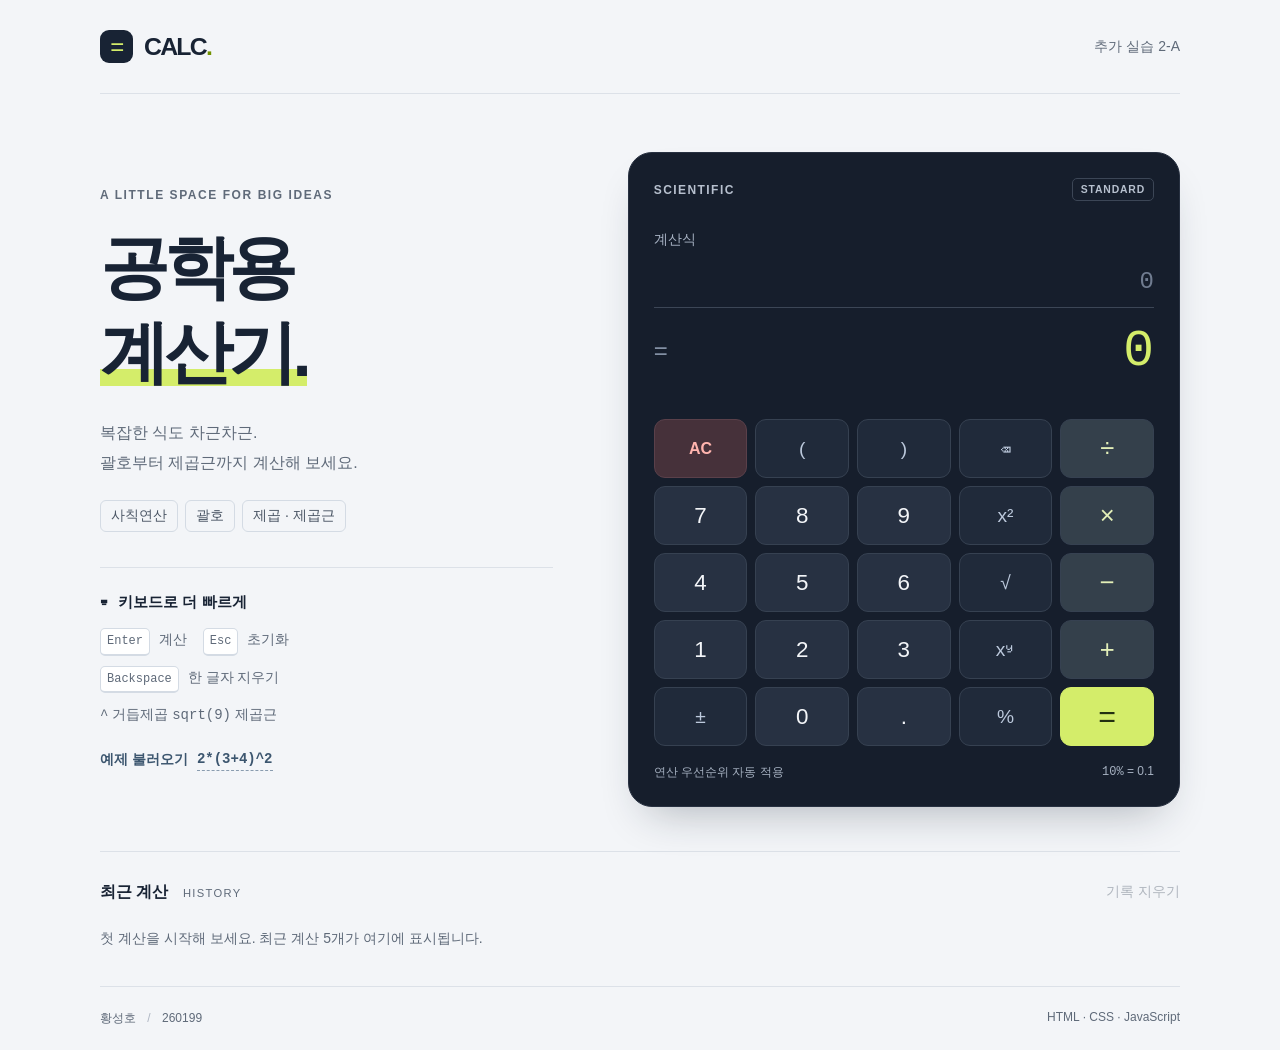
<file: index.html>
<!DOCTYPE html>
<html lang="ko">
<head>
    <meta charset="UTF-8">
    <meta name="viewport" content="width=device-width, initial-scale=1.0">
    <meta name="theme-color" content="#f3f5f8">
    <meta name="description" content="괄호와 연산 우선순위를 지원하는 키보드 친화적인 공학용 계산기">
    <title>공학용 계산기 · 황성호</title>
    <style>
@charset "UTF-8";

:root {
    color-scheme: light;
    --page: #f3f5f8;
    --ink: #182334;
    --muted: #5f6a79;
    --line: #dce1e8;
    --accent: #d4ed6a;
    --panel: #161e2c;
    font-family: "Malgun Gothic", "Apple SD Gothic Neo", "Segoe UI", sans-serif;
}

* { box-sizing: border-box; }
body { margin: 0; background: var(--page); color: var(--ink); }
button, input { font: inherit; }
button, a { -webkit-tap-highlight-color: transparent; }
button { cursor: pointer; }
button:disabled { cursor: default; opacity: .45; }
button:focus-visible, a:focus-visible { outline: 3px solid #4069bd; outline-offset: 5px; }
.wrap { width: min(1080px, calc(100% - 80px)); margin-inline: auto; }
.topbar { display: flex; align-items: center; justify-content: space-between; padding-block: 30px; border-bottom: 1px solid var(--line); }
.brand { display: flex; align-items: center; text-decoration: none; color: var(--ink); font-size: 1.55rem; font-weight: 900; letter-spacing: -.07em; }
.brand-mark { display: grid; place-items: center; width: 33px; height: 33px; margin-right: 11px; border-radius: 9px; background: var(--ink); color: var(--accent); font-size: 1.5rem; font-weight: 500; }
.brand-dot { color: #729200; }
.course-label { font-size: .875rem; color: var(--muted); }
.workspace { display: grid; grid-template-columns: 1fr 1.22fr; align-items: center; gap: 75px; padding-block: 58px 44px; }
.eyebrow { margin: 0 0 23px; font-size: .75rem; font-weight: 700; letter-spacing: .13em; color: var(--muted); }
h1 { margin: 0; font-size: clamp(2.8rem, 5.4vw, 4.4rem); line-height: 1.23; letter-spacing: -.07em; font-weight: 800; }
h1 span { position: relative; z-index: 0; }
h1 span::after { content: ""; position: absolute; z-index: -1; height: .24em; bottom: .08em; left: 0; right: 0; background: var(--accent); }
.intro-text { margin: 23px 0; font-size: 1rem; line-height: 1.85; color: var(--muted); }
.feature-tags { display: flex; gap: 7px; flex-wrap: wrap; }
.feature-tags span { padding: 6px 10px; border: 1px solid #d4dbe4; border-radius: 6px; font-size: .875rem; color: #4b5665; }
.keyboard-guide { margin-top: 35px; padding-top: 24px; border-top: 1px solid var(--line); }
.keyboard-guide h2 { margin: 0 0 15px; font-size: .95rem; font-weight: 700; }
.keyboard-guide h2 span { margin-right: 6px; }
.keyboard-guide p { margin: 10px 0; color: var(--muted); font-size: .875rem; line-height: 1.7; }
kbd { display: inline-block; padding: 2px 6px; margin-right: 5px; border: 1px solid #d4dbe4; border-bottom-width: 2px; border-radius: 5px; background: #fff; font-size: .75rem; }
kbd:not(:first-child) { margin-left: 12px; }
code { font-family: "Consolas", "Courier New", monospace; }
.example-button { display: flex; flex-wrap: wrap; gap: 9px; margin-top: 23px; padding: 0; border: 0; background: transparent; font-size: .875rem; font-weight: 600; color: #3c566f; text-align: left; }
.example-button code { padding-bottom: 3px; border-bottom: 1px dashed #899caf; }
.calculator { min-width: 0; padding: 25px; background: var(--panel); color: #f9fafb; border: 1px solid #283141; border-radius: 24px; box-shadow: 0 22px 45px -20px #18233455; }
.calculator-top { display: flex; justify-content: space-between; align-items: center; color: #b7c0ce; font-size: .75rem; font-weight: 600; letter-spacing: .12em; }
.mode-label { padding: 5px 8px; border: 1px solid #3c4656; border-radius: 5px; font-size: .65rem; letter-spacing: .08em; }
.display { padding-top: 30px; }
.display label { display: block; margin-bottom: 8px; font-size: .875rem; color: #a8b3c4; }
#expression { width: 100%; min-width: 0; padding: 7px 0; border: 0; border-bottom: 1px solid #3c4656; border-radius: 0; outline-offset: 4px; background: transparent; color: #d9e2ef; font-family: "Consolas", monospace; font-size: 1.5rem; line-height: 1.5; text-align: right; }
#expression::placeholder { color: #707c90; opacity: 1; }
#expression:focus { border-bottom-color: var(--accent); outline: none; }
.result-line { display: flex; align-items: center; gap: 15px; min-height: 78px; padding-top: 8px; }
.equals-label { color: #8390a4; font-size: 1.5rem; }
#result { flex: 1; min-width: 0; overflow-wrap: anywhere; color: var(--accent); font-family: "Consolas", monospace; font-size: clamp(2rem, 4vw, 3.2rem); font-weight: 500; text-align: right; }
.error-message { min-height: 20px; margin: 0 0 13px; font-size: .875rem; line-height: 1.5; color: #ffb7ad; }
.keypad { display: grid; grid-template-columns: repeat(5, minmax(0, 1fr)); gap: 8px; }
.key { display: grid; place-items: center; min-height: 59px; padding: 8px 2px; border: 1px solid #364151; border-radius: 11px; background: #273142; color: #f3f5f8; font-size: 1.4rem; font-weight: 500; transition: background .15s, transform .15s; }
.key:hover { background: #3c4960; transform: translateY(-1px); }
.key:active { transform: translateY(1px); }
.key-function { background: #202a3a; color: #bcc9dc; font-size: 1.2rem; }
.key-operator { background: #34404b; color: #e3efb8; font-size: 1.6rem; }
.key-clear { background: #46313a; border-color: #5a404a; color: #ffb4ae; font-size: 1rem; font-weight: 600; }
.key-clear:hover { background: #63424e; }
.key-equals { background: var(--accent); border-color: var(--accent); color: #233011; font-size: 1.9rem; }
.key-equals:hover { background: #e5f799; }
.key:focus-visible { outline-color: #e9f6b7; outline-offset: 2px; }
.calculator-bottom { display: flex; flex-wrap: wrap; justify-content: space-between; gap: 8px; margin-top: 18px; font-size: .75rem; color: #a6b1c1; }
.history-section { padding: 25px 0 35px; border-top: 1px solid var(--line); }
.history-heading { display: flex; align-items: center; justify-content: space-between; }
.history-heading h2 { margin: 0; font-size: 1rem; font-weight: 700; }
.history-heading h2 span { margin-left: 10px; font-size: .7rem; letter-spacing: .12em; font-weight: 500; color: var(--muted); }
.history-heading button { padding: 6px 0 6px 10px; border: 0; background: transparent; font-size: .875rem; color: var(--muted); }
.history-empty { margin: 20px 0 0; font-size: .875rem; color: var(--muted); line-height: 1.7; }
.history-list { display: grid; gap: 8px; margin: 17px 0 0; padding: 0; list-style: none; }
.history-list:empty { display: none; }
.history-item { display: flex; justify-content: space-between; align-items: center; gap: 15px; width: 100%; padding: 13px 17px; border: 1px solid var(--line); border-radius: 10px; background: #fff; text-align: left; color: #48566a; font: 1rem "Consolas", monospace; }
.history-item span { min-width: 0; overflow-wrap: anywhere; }
.history-item strong { flex-shrink: 0; max-width: 50%; overflow-wrap: anywhere; color: #25340b; font-weight: 600; text-align: right; }
.history-item:hover { border-color: #9bae62; }
.footer { display: flex; flex-wrap: wrap; gap: 10px; justify-content: space-between; padding-block: 23px; border-top: 1px solid var(--line); font-size: .75rem; color: var(--muted); }
.footer-divider { padding-inline: 8px; color: #aeb6c3; }
.sr-only { position: absolute; width: 1px; height: 1px; margin: -1px; padding: 0; overflow: hidden; clip: rect(0, 0, 0, 0); white-space: nowrap; border: 0; }
[hidden] { display: none !important; }
.noscript { padding: 20px; text-align: center; color: #a12828; }

@media (max-width: 850px) {
    .workspace { gap: 35px; grid-template-columns: .9fr 1.2fr; }
    .wrap { width: calc(100% - 48px); }
    .calculator { padding: 20px; }
    .key { min-height: 55px; }
}

@media (max-width: 660px) {
    .wrap { width: calc(100% - 32px); }
    .topbar { padding-block: 20px; }
    .workspace { grid-template-columns: 1fr; gap: 26px; padding-block: 32px; }
    .eyebrow { margin-bottom: 14px; font-size: .65rem; }
    h1 { font-size: 2.5rem; }
    h1 br { display: none; }
    h1 span { margin-left: 8px; }
    .intro-text { margin: 15px 0; font-size: .95rem; }
    .intro-text br { display: none; }
    .keyboard-guide { margin-top: 20px; padding-top: 18px; }
    .keyboard-guide p { display: inline-block; margin: 0 8px 7px 0; }
    .keyboard-guide h2 { margin-bottom: 10px; }
    .example-button { margin-top: 12px; }
    .calculator { border-radius: 20px; padding: 20px; }
    .display { padding-top: 20px; }
    .key { min-height: 55px; }
    .calculator-bottom { font-size: .75rem; }
    .history-section { padding-top: 22px; }
}

@media (prefers-reduced-motion: reduce) {
    *, *::before, *::after { transition: none !important; }
}

    </style>
</head>
<body>
    <header class="topbar wrap">
        <a class="brand" href="#page-title" aria-label="계산기 처음으로"><span class="brand-mark" aria-hidden="true">=</span> CALC<span class="brand-dot">.</span></a>
        <span class="course-label">추가 실습 2-A</span>
    </header>

    <main class="workspace wrap">
        <section class="intro" aria-labelledby="page-title">
            <p class="eyebrow">A LITTLE SPACE FOR BIG IDEAS</p>
            <h1 id="page-title">공학용<br><span>계산기.</span></h1>
            <p class="intro-text">복잡한 식도 차근차근.<br>괄호부터 제곱근까지 계산해 보세요.</p>
            <div class="feature-tags" aria-label="지원 연산"><span>사칙연산</span><span>괄호</span><span>제곱 · 제곱근</span></div>

            <aside class="keyboard-guide" aria-label="키보드 사용 안내">
                <h2><span aria-hidden="true">⌨</span> 키보드로 더 빠르게</h2>
                <p><kbd>Enter</kbd> 계산 <kbd>Esc</kbd> 초기화</p>
                <p><kbd>Backspace</kbd> 한 글자 지우기</p>
                <p><code>^</code> 거듭제곱 <code>sqrt(9)</code> 제곱근</p>
            </aside>

            <button class="example-button" id="example-button" type="button">예제 불러오기 <code>2*(3+4)^2</code></button>
        </section>

        <section class="calculator" aria-label="공학용 계산기 입력 패널">
            <div class="calculator-top"><span>SCIENTIFIC</span><span class="mode-label">STANDARD</span></div>
            <div class="display">
                <label for="expression">계산식</label>
                <input id="expression" type="text" inputmode="text" autocomplete="off" autocapitalize="off" spellcheck="false" maxlength="500" placeholder="0" aria-describedby="expression-help error-message">
                <p class="sr-only" id="expression-help">숫자, 더하기, 빼기, 곱하기, 나누기, 괄호, 거듭제곱과 sqrt를 입력한 뒤 Enter를 누르세요.</p>
                <div class="result-line"><span class="equals-label" aria-hidden="true">=</span><output id="result" for="expression" aria-live="polite" aria-atomic="true">0</output></div>
                <p id="error-message" class="error-message" role="alert"></p>
            </div>
            <div class="keypad" id="keypad" aria-label="계산기 버튼">
                <button type="button" class="key key-clear" data-action="clear" aria-label="모두 지우기">AC</button>
                <button type="button" class="key key-function" data-value="(" aria-label="여는 괄호">(</button>
                <button type="button" class="key key-function" data-value=")" aria-label="닫는 괄호">)</button>
                <button type="button" class="key key-function" data-action="backspace" aria-label="한 글자 지우기">⌫</button>
                <button type="button" class="key key-operator" data-value="/" aria-label="나누기">÷</button>

                <button type="button" class="key" data-value="7">7</button>
                <button type="button" class="key" data-value="8">8</button>
                <button type="button" class="key" data-value="9">9</button>
                <button type="button" class="key key-function" data-action="square" aria-label="제곱">x²</button>
                <button type="button" class="key key-operator" data-value="*" aria-label="곱하기">×</button>

                <button type="button" class="key" data-value="4">4</button>
                <button type="button" class="key" data-value="5">5</button>
                <button type="button" class="key" data-value="6">6</button>
                <button type="button" class="key key-function" data-value="sqrt(" aria-label="제곱근">√</button>
                <button type="button" class="key key-operator" data-value="-" aria-label="빼기">−</button>

                <button type="button" class="key" data-value="1">1</button>
                <button type="button" class="key" data-value="2">2</button>
                <button type="button" class="key" data-value="3">3</button>
                <button type="button" class="key key-function" data-value="^" aria-label="거듭제곱">xʸ</button>
                <button type="button" class="key key-operator" data-value="+" aria-label="더하기">+</button>

                <button type="button" class="key key-function" data-action="negate" aria-label="부호 바꾸기">±</button>
                <button type="button" class="key" data-value="0">0</button>
                <button type="button" class="key" data-value=".">.</button>
                <button type="button" class="key key-function" data-value="%" aria-label="백분율">%</button>
                <button type="button" class="key key-equals" data-action="calculate" aria-label="계산하기">=</button>
            </div>
            <div class="calculator-bottom"><span>연산 우선순위 자동 적용</span><span><code>10%</code> = 0.1</span></div>
        </section>
    </main>

    <section class="history-section wrap" aria-labelledby="history-heading">
        <div class="history-heading"><h2 id="history-heading">최근 계산 <span>HISTORY</span></h2><button id="clear-history" type="button" disabled>기록 지우기</button></div>
        <p id="history-empty" class="history-empty">첫 계산을 시작해 보세요. 최근 계산 5개가 여기에 표시됩니다.</p>
        <ol id="history-list" class="history-list"></ol>
    </section>

    <footer class="footer wrap"><span>황성호 <span class="footer-divider">/</span> 260199</span><span>HTML · CSS · JavaScript</span></footer>
    <noscript><p class="noscript">계산 기능을 사용하려면 브라우저의 JavaScript를 활성화해 주세요.</p></noscript>
    <script>
"use strict";

// 수식 토큰 분리
function tokenize(expression)
{
    const source = String(expression).replace(/×/g, "*").replace(/÷/g, "/").replace(/−/g, "-");
    if (source.length > 500)
    {
        throw new Error("계산식은 500자 이내로 입력해 주세요.");
    }

    const tokens = [];
    let index = 0;
    while (index < source.length)
    {
        const ch = source[index];
        if (/\s/.test(ch))
        {
            index += 1;
            continue;
        }

        const number = source.slice(index).match(/^(?:\d+(?:\.\d*)?|\.\d+)(?:[eE][+-]?\d+)?/);
        if (number)
        {
            const value = Number(number[0]);
            if (!Number.isFinite(value))
            {
                throw new Error("숫자가 너무 큽니다.");
            }
            tokens.push({ type: "number", value });
            index += number[0].length;
            continue;
        }

        if (source.slice(index, index + 4).toLowerCase() === "sqrt")
        {
            tokens.push({ type: "sqrt" });
            index += 4;
            continue;
        }
        if (ch === "√")
        {
            tokens.push({ type: "sqrt" });
            index += 1;
            continue;
        }
        if ("+-*/^()%".includes(ch))
        {
            tokens.push({ type: ch });
            index += 1;
            continue;
        }
        throw new Error("숫자, 연산 기호와 sqrt만 입력해 주세요.");
    }

    tokens.push({ type: "end" });
    return tokens;
}

// 재귀 하강 방식 수식 해석
function calculateExpression(expression)
{
    const tokens = tokenize(expression);
    let index = 0;
    let depth = 0;

    function match(type)
    {
        if (tokens[index].type !== type)
        {
            return false;
        }
        index += 1;
        return true;
    }

    function finite(value)
    {
        if (!Number.isFinite(value))
        {
            throw new Error("실수 범위에서 계산할 수 없거나 결과가 너무 큽니다.");
        }
        return value;
    }

    function parseExpression()
    {
        depth += 1;
        if (depth > 64)
        {
            throw new Error("괄호와 연산을 조금 줄여 주세요.");
        }
        let value = parseTerm();
        while (true)
        {
            if (match("+"))
            {
                value = finite(value + parseTerm());
            }
            else if (match("-"))
            {
                value = finite(value - parseTerm());
            }
            else
            {
                break;
            }
        }
        depth -= 1;
        return value;
    }

    function parseTerm()
    {
        let value = parseUnary();
        while (true)
        {
            if (match("*"))
            {
                value = finite(value * parseUnary());
            }
            else if (match("/"))
            {
                const divisor = parseUnary();
                if (divisor === 0)
                {
                    throw new Error("0으로 나눌 수 없습니다.");
                }
                value = finite(value / divisor);
            }
            else
            {
                break;
            }
        }
        return value;
    }

    function parseUnary()
    {
        if (match("+"))
        {
            return parseUnary();
        }
        if (match("-"))
        {
            return -parseUnary();
        }
        return parsePower();
    }

    // 거듭제곱은 오른쪽부터 계산
    function parsePower()
    {
        let value = parsePostfix();
        if (match("^"))
        {
            value = finite(Math.pow(value, parseUnary()));
        }
        return value;
    }

    function parsePostfix()
    {
        let value = parsePrimary();
        while (match("%"))
        {
            value /= 100;
        }
        return value;
    }

    function parsePrimary()
    {
        const token = tokens[index];
        if (match("number"))
        {
            return token.value;
        }
        if (match("("))
        {
            const value = parseExpression();
            if (!match(")"))
            {
                throw new Error("닫는 괄호가 필요합니다.");
            }
            return value;
        }
        if (match("sqrt"))
        {
            const value = parsePrimary();
            if (value < 0)
            {
                throw new Error("음수의 제곱근은 실수로 계산할 수 없습니다.");
            }
            return Math.sqrt(value);
        }
        throw new Error("숫자 또는 올바른 괄호 안의 수식을 입력해 주세요.");
    }

    if (tokens[0].type === "end")
    {
        throw new Error("계산식을 입력해 주세요.");
    }

    const result = finite(parseExpression());
    if (tokens[index].type !== "end")
    {
        throw new Error("괄호와 연산 기호의 위치를 확인해 주세요.");
    }
    return Object.is(result, -0) ? 0 : result;
}

// 부동소수점 표시 정리
function formatResult(value)
{
    return String(Number(value.toPrecision(12)));
}

// Node.js 검증용 내보내기
if (typeof module !== "undefined" && module.exports)
{
    module.exports = { tokenize, calculateExpression, formatResult };
}

// 계산기 화면 이벤트 연결
function initializeCalculator()
{
    const input = document.getElementById("expression");
    const output = document.getElementById("result");
    const error = document.getElementById("error-message");
    const historyList = document.getElementById("history-list");
    const historyEmpty = document.getElementById("history-empty");
    const clearHistoryButton = document.getElementById("clear-history");
    let justCalculated = false;
    let lastResult = "0";
    let history = [];

    function focusInput(position)
    {
        input.focus({ preventScroll: true });
        const cursor = position === undefined ? input.value.length : position;
        input.setSelectionRange(cursor, cursor);
    }

    function clearError()
    {
        error.textContent = "";
        input.removeAttribute("aria-invalid");
    }

    function markEditing()
    {
        justCalculated = false;
        clearError();
        output.textContent = input.value.trim() ? "…" : "0";
    }

    function insertText(text)
    {
        let value = input.value;
        let start = input.selectionStart === null ? value.length : input.selectionStart;
        let end = input.selectionEnd === null ? value.length : input.selectionEnd;
        if (justCalculated)
        {
            value = /^(?:[\d.(sS√]|sqrt)/.test(text) ? "" : lastResult;
            start = value.length;
            end = start;
        }
        const nextValue = value.slice(0, start) + text + value.slice(end);
        if (nextValue.length > input.maxLength)
        {
            error.textContent = "계산식은 500자 이내로 입력해 주세요.";
            return;
        }
        input.value = nextValue;
        markEditing();
        focusInput(start + text.length);
    }

    function clearInput()
    {
        input.value = "";
        justCalculated = false;
        lastResult = "0";
        output.textContent = "0";
        clearError();
        focusInput();
    }

    function backspace()
    {
        const start = input.selectionStart === null ? input.value.length : input.selectionStart;
        const end = input.selectionEnd === null ? input.value.length : input.selectionEnd;
        const from = start === end ? Math.max(0, start - 1) : start;
        input.value = input.value.slice(0, from) + input.value.slice(end);
        markEditing();
        focusInput(from);
    }

    // 기록은 수식 텍스트로 안전하게 표시
    function renderHistory()
    {
        historyList.replaceChildren();
        historyEmpty.hidden = history.length > 0;
        clearHistoryButton.disabled = history.length === 0;
        history.forEach(function (item)
        {
            const li = document.createElement("li");
            const button = document.createElement("button");
            const expression = document.createElement("span");
            const result = document.createElement("strong");
            button.type = "button";
            button.className = "history-item";
            button.setAttribute("aria-label", item.expression + " = " + item.result + " 다시 불러오기");
            expression.textContent = item.expression;
            result.textContent = "= " + item.result;
            button.append(expression, result);
            button.addEventListener("click", function ()
            {
                input.value = item.expression;
                output.textContent = item.result;
                lastResult = item.result;
                justCalculated = true;
                clearError();
                focusInput();
            });
            li.append(button);
            historyList.append(li);
        });
    }

    function calculate()
    {
        try
        {
            const expression = input.value.trim();
            const result = formatResult(calculateExpression(expression));
            output.textContent = result;
            lastResult = result;
            justCalculated = true;
            clearError();
            if (!history[0] || history[0].expression !== expression || history[0].result !== result)
            {
                history.unshift({ expression, result });
                history = history.slice(0, 5);
                renderHistory();
            }
        }
        catch (err)
        {
            output.textContent = "—";
            error.textContent = err.message;
            input.setAttribute("aria-invalid", "true");
            justCalculated = false;
        }
    }

    input.addEventListener("input", markEditing);
    document.getElementById("keypad").addEventListener("click", function (event)
    {
        const button = event.target.closest("button");
        if (!button)
        {
            return;
        }
        if (button.dataset.value !== undefined)
        {
            insertText(button.dataset.value);
            return;
        }
        switch (button.dataset.action)
        {
            case "clear":
                clearInput();
                break;
            case "backspace":
                backspace();
                break;
            case "square":
            case "negate":
            {
                const value = justCalculated ? lastResult : input.value;
                const nextValue = value
                    ? (button.dataset.action === "square" ? "(" + value + ")^2" : "-(" + value + ")")
                    : (button.dataset.action === "square" ? "" : "-");
                if (nextValue.length > input.maxLength)
                {
                    error.textContent = "계산식은 500자 이내로 입력해 주세요.";
                    return;
                }
                input.value = nextValue;
                markEditing();
                focusInput();
                break;
            }
            case "calculate":
                calculate();
                break;
        }
    });

    // 입력 위치와 관계없이 키보드 계산 지원
    document.addEventListener("keydown", function (event)
    {
        if (event.isComposing || event.ctrlKey || event.metaKey || event.altKey)
        {
            return;
        }
        if (event.key === "Escape")
        {
            event.preventDefault();
            clearInput();
            return;
        }
        if (event.key === "=" || (event.key === "Enter" && (event.target === input || event.target === document.body)))
        {
            event.preventDefault();
            calculate();
            return;
        }
        if (event.target === input)
        {
            if (justCalculated && /^[0-9.+\-*/^()%sS√]$/.test(event.key))
            {
                event.preventDefault();
                insertText(event.key);
            }
            return;
        }
        if (/^[0-9.+\-*/^()%sS√]$/.test(event.key))
        {
            event.preventDefault();
            insertText(event.key);
        }
        else if (event.key === "Backspace")
        {
            event.preventDefault();
            backspace();
        }
    });

    document.getElementById("example-button").addEventListener("click", function ()
    {
        input.value = "2*(3+4)^2";
        markEditing();
        focusInput();
    });

    clearHistoryButton.addEventListener("click", function ()
    {
        history = [];
        renderHistory();
    });
}

if (typeof document !== "undefined")
{
    initializeCalculator();
}

    </script>
</body>
</html>
</file>
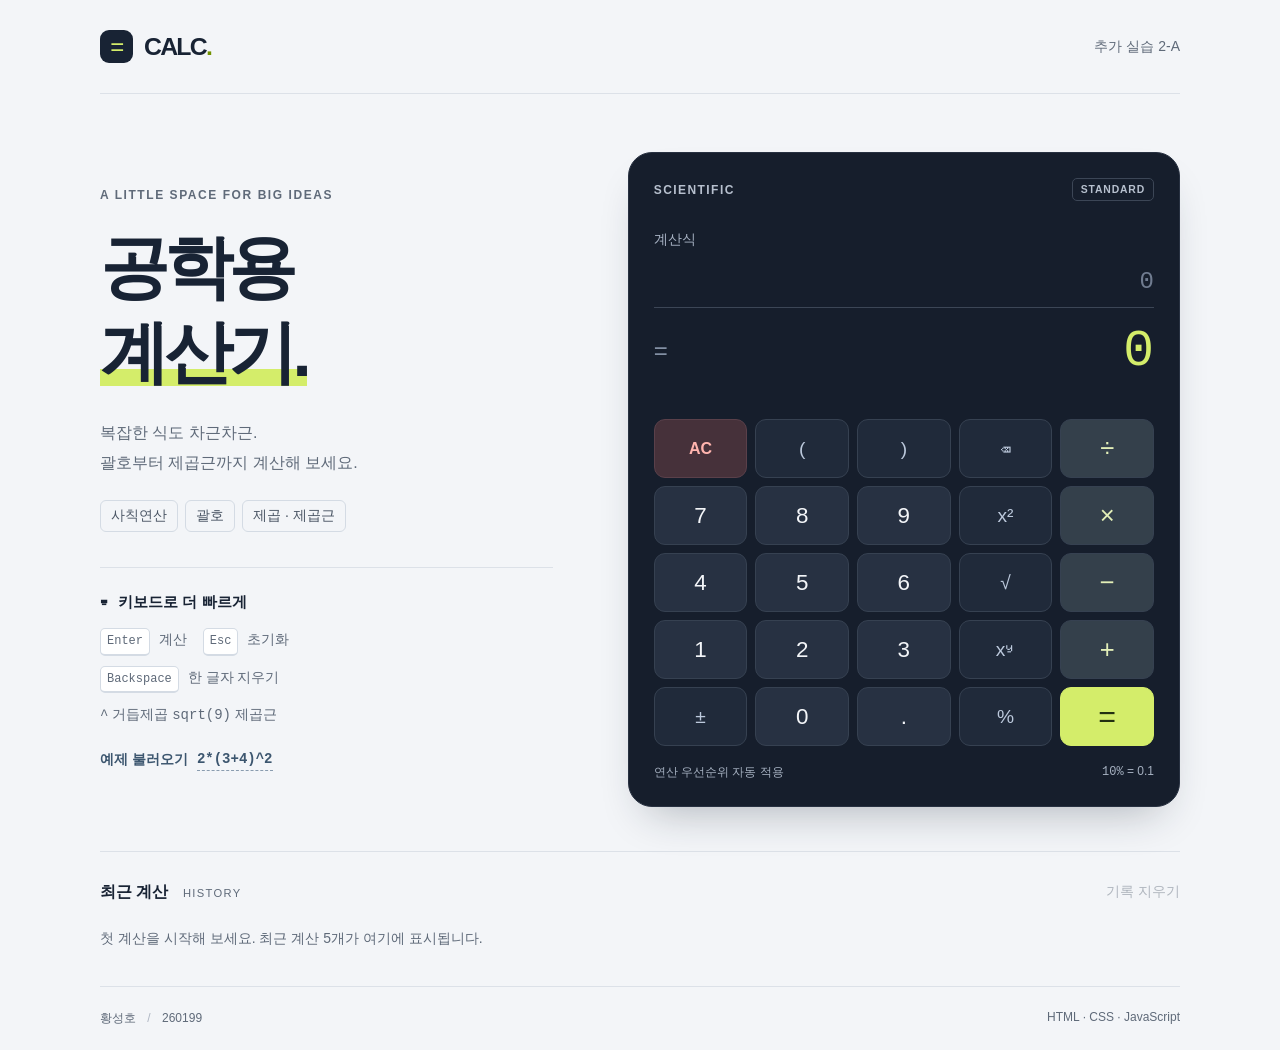
<file: calculator/index.html>
<!DOCTYPE html>
<html lang="ko">
<head>
    <meta charset="UTF-8">
    <meta name="viewport" content="width=device-width, initial-scale=1.0">
    <meta name="theme-color" content="#f3f5f8">
    <meta name="description" content="괄호와 연산 우선순위를 지원하는 키보드 친화적인 공학용 계산기">
    <title>공학용 계산기 · 황성호</title>
    <link rel="stylesheet" href="style.css">
    <script src="app.js" defer></script>
</head>
<body>
    <header class="topbar wrap">
        <a class="brand" href="./index.html" aria-label="계산기 처음으로"><span class="brand-mark" aria-hidden="true">=</span> CALC<span class="brand-dot">.</span></a>
        <span class="course-label">추가 실습 2-A</span>
    </header>

    <main class="workspace wrap">
        <section class="intro" aria-labelledby="page-title">
            <p class="eyebrow">A LITTLE SPACE FOR BIG IDEAS</p>
            <h1 id="page-title">공학용<br><span>계산기.</span></h1>
            <p class="intro-text">복잡한 식도 차근차근.<br>괄호부터 제곱근까지 계산해 보세요.</p>
            <div class="feature-tags" aria-label="지원 연산"><span>사칙연산</span><span>괄호</span><span>제곱 · 제곱근</span></div>

            <aside class="keyboard-guide" aria-label="키보드 사용 안내">
                <h2><span aria-hidden="true">⌨</span> 키보드로 더 빠르게</h2>
                <p><kbd>Enter</kbd> 계산 <kbd>Esc</kbd> 초기화</p>
                <p><kbd>Backspace</kbd> 한 글자 지우기</p>
                <p><code>^</code> 거듭제곱 <code>sqrt(9)</code> 제곱근</p>
            </aside>

            <button class="example-button" id="example-button" type="button">예제 불러오기 <code>2*(3+4)^2</code></button>
        </section>

        <section class="calculator" aria-label="공학용 계산기 입력 패널">
            <div class="calculator-top"><span>SCIENTIFIC</span><span class="mode-label">STANDARD</span></div>
            <div class="display">
                <label for="expression">계산식</label>
                <input id="expression" type="text" inputmode="text" autocomplete="off" autocapitalize="off" spellcheck="false" maxlength="500" placeholder="0" aria-describedby="expression-help error-message">
                <p class="sr-only" id="expression-help">숫자, 더하기, 빼기, 곱하기, 나누기, 괄호, 거듭제곱과 sqrt를 입력한 뒤 Enter를 누르세요.</p>
                <div class="result-line"><span class="equals-label" aria-hidden="true">=</span><output id="result" for="expression" aria-live="polite" aria-atomic="true">0</output></div>
                <p id="error-message" class="error-message" role="alert"></p>
            </div>
            <div class="keypad" id="keypad" aria-label="계산기 버튼">
                <button type="button" class="key key-clear" data-action="clear" aria-label="모두 지우기">AC</button>
                <button type="button" class="key key-function" data-value="(" aria-label="여는 괄호">(</button>
                <button type="button" class="key key-function" data-value=")" aria-label="닫는 괄호">)</button>
                <button type="button" class="key key-function" data-action="backspace" aria-label="한 글자 지우기">⌫</button>
                <button type="button" class="key key-operator" data-value="/" aria-label="나누기">÷</button>

                <button type="button" class="key" data-value="7">7</button>
                <button type="button" class="key" data-value="8">8</button>
                <button type="button" class="key" data-value="9">9</button>
                <button type="button" class="key key-function" data-action="square" aria-label="제곱">x²</button>
                <button type="button" class="key key-operator" data-value="*" aria-label="곱하기">×</button>

                <button type="button" class="key" data-value="4">4</button>
                <button type="button" class="key" data-value="5">5</button>
                <button type="button" class="key" data-value="6">6</button>
                <button type="button" class="key key-function" data-value="sqrt(" aria-label="제곱근">√</button>
                <button type="button" class="key key-operator" data-value="-" aria-label="빼기">−</button>

                <button type="button" class="key" data-value="1">1</button>
                <button type="button" class="key" data-value="2">2</button>
                <button type="button" class="key" data-value="3">3</button>
                <button type="button" class="key key-function" data-value="^" aria-label="거듭제곱">xʸ</button>
                <button type="button" class="key key-operator" data-value="+" aria-label="더하기">+</button>

                <button type="button" class="key key-function" data-action="negate" aria-label="부호 바꾸기">±</button>
                <button type="button" class="key" data-value="0">0</button>
                <button type="button" class="key" data-value=".">.</button>
                <button type="button" class="key key-function" data-value="%" aria-label="백분율">%</button>
                <button type="button" class="key key-equals" data-action="calculate" aria-label="계산하기">=</button>
            </div>
            <div class="calculator-bottom"><span>연산 우선순위 자동 적용</span><span><code>10%</code> = 0.1</span></div>
        </section>
    </main>

    <section class="history-section wrap" aria-labelledby="history-heading">
        <div class="history-heading"><h2 id="history-heading">최근 계산 <span>HISTORY</span></h2><button id="clear-history" type="button" disabled>기록 지우기</button></div>
        <p id="history-empty" class="history-empty">첫 계산을 시작해 보세요. 최근 계산 5개가 여기에 표시됩니다.</p>
        <ol id="history-list" class="history-list"></ol>
    </section>

    <footer class="footer wrap"><span>황성호 <span class="footer-divider">/</span> 260199</span><span>HTML · CSS · JavaScript</span></footer>
    <noscript><p class="noscript">계산 기능을 사용하려면 브라우저의 JavaScript를 활성화해 주세요.</p></noscript>
</body>
</html>
</file>
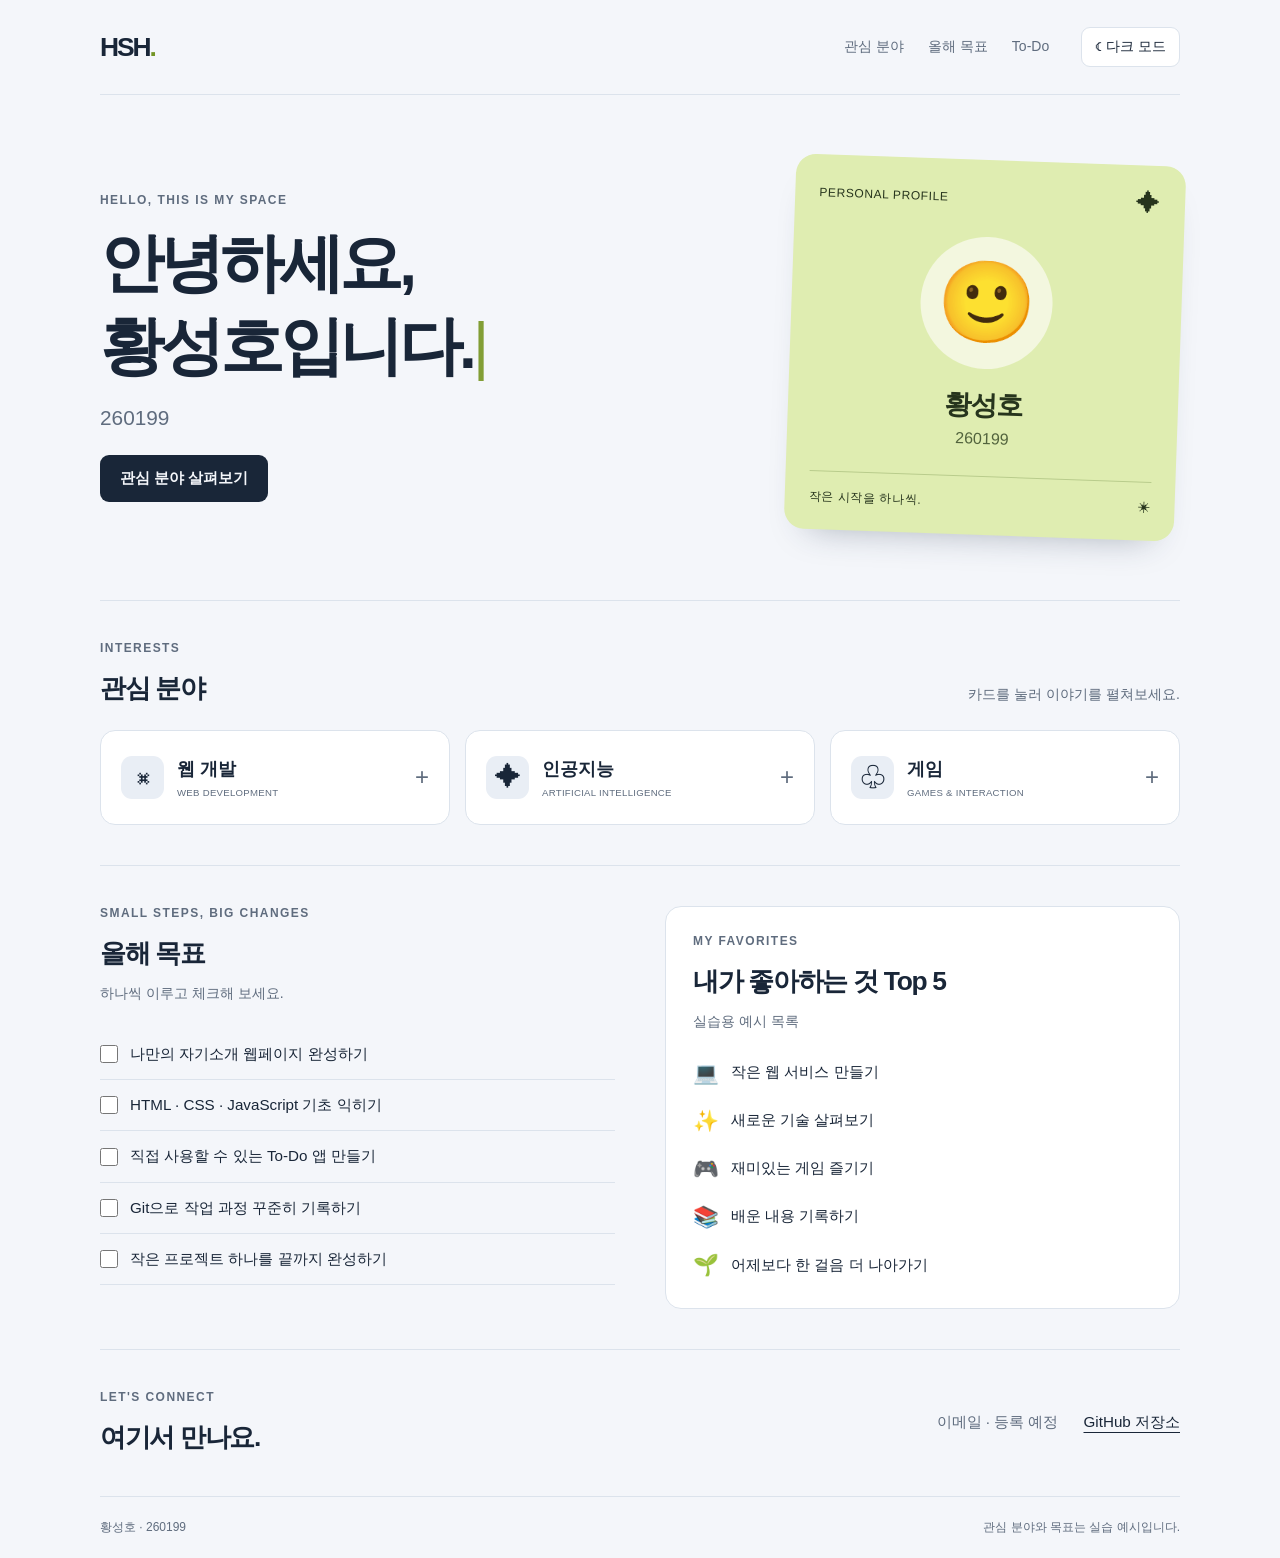
<file: profile/index.html>
<!DOCTYPE html>
<html lang="ko">
<head>
    <meta charset="UTF-8">
    <meta name="viewport" content="width=device-width, initial-scale=1.0">
    <meta name="description" content="황성호의 자기소개 페이지">
    <meta name="theme-color" content="#f4f6fa">
    <title>황성호 | 자기소개</title>
    <link rel="stylesheet" href="style.css">
    <script src="script.js"></script>
</head>
<body>
    <header class="header wrap">
        <a class="brand" href="#top">HSH<span>.</span></a>
        <nav aria-label="페이지 메뉴"><a href="#interests">관심 분야</a><a href="#goals">올해 목표</a><a href="../todo/index.html">To-Do</a></nav>
        <button id="theme-toggle" class="theme-button" type="button" aria-pressed="false">☾ 다크 모드</button>
    </header>
    <main id="top" class="wrap">
        <section class="hero" aria-labelledby="greeting">
            <div class="hero-copy">
                <p class="eyebrow">HELLO, THIS IS MY SPACE</p>
                <h1 id="greeting" aria-label="안녕하세요, 황성호입니다."><span id="typed-greeting" aria-hidden="true">안녕하세요,<br>황성호입니다.</span><span class="cursor" aria-hidden="true">|</span></h1>
                <p class="tagline">260199</p>
                <a class="primary-link" href="#interests">관심 분야 살펴보기</a>
            </div>
            <aside class="profile-card" aria-label="황성호 프로필">
                <div class="profile-card-top"><span>PERSONAL PROFILE</span><span aria-hidden="true">✦</span></div>
                <div class="avatar" role="img" aria-label="웃는 얼굴 프로필 이모지">🙂</div>
                <p class="profile-name">황성호</p><p class="profile-intro">260199</p>
                <div class="profile-card-bottom"><span>작은 시작을 하나씩.</span><span aria-hidden="true">✳</span></div>
            </aside>
        </section>

        <section id="interests" class="section" aria-labelledby="interests-heading">
            <div class="section-heading"><div><p class="eyebrow">INTERESTS</p><h2 id="interests-heading">관심 분야</h2></div><p>카드를 눌러 이야기를 펼쳐보세요.</p></div>
            <div class="interest-grid">
                <details class="interest-card"><summary><span class="interest-icon" aria-hidden="true">⌘</span><span class="interest-label">웹 개발<small>WEB DEVELOPMENT</small></span><span class="expand-icon" aria-hidden="true">+</span></summary><div class="interest-detail"><p>HTML로 내용을 구성하고, CSS로 화면을 꾸미고, JavaScript로 동작을 만드는 분야입니다. 작은 아이디어를 직접 사용할 수 있는 웹페이지로 바꿔봅니다.</p></div></details>
                <details class="interest-card"><summary><span class="interest-icon" aria-hidden="true">✦</span><span class="interest-label">인공지능<small>ARTIFICIAL INTELLIGENCE</small></span><span class="expand-icon" aria-hidden="true">+</span></summary><div class="interest-detail"><p>문제를 설명하는 프롬프트를 작성하고 AI가 만든 결과를 검토합니다. 답을 그대로 받아들이기보다 직접 실행하고 확인하는 과정을 배워봅니다.</p></div></details>
                <details class="interest-card"><summary><span class="interest-icon" aria-hidden="true">♧</span><span class="interest-label">게임<small>GAMES &amp; INTERACTION</small></span><span class="expand-icon" aria-hidden="true">+</span></summary><div class="interest-detail"><p>규칙과 상호작용이 재미있는 경험을 만드는 방식을 살펴봅니다. 게임 속 작은 기능을 직접 구현하며 화면과 코드가 연결되는 과정을 탐색합니다.</p></div></details>
            </div>
        </section>

        <section class="lower-grid section">
            <div id="goals" class="goals-panel" aria-labelledby="goals-heading"><p class="eyebrow">SMALL STEPS, BIG CHANGES</p><h2 id="goals-heading">올해 목표</h2><p class="section-note">하나씩 이루고 체크해 보세요.</p>
                <ul class="goal-list"><li><label><input type="checkbox" data-goal="0"><span>나만의 자기소개 웹페이지 완성하기</span></label></li><li><label><input type="checkbox" data-goal="1"><span>HTML · CSS · JavaScript 기초 익히기</span></label></li><li><label><input type="checkbox" data-goal="2"><span>직접 사용할 수 있는 To-Do 앱 만들기</span></label></li><li><label><input type="checkbox" data-goal="3"><span>Git으로 작업 과정 꾸준히 기록하기</span></label></li><li><label><input type="checkbox" data-goal="4"><span>작은 프로젝트 하나를 끝까지 완성하기</span></label></li></ul>
            </div>
            <div class="favorites-panel" aria-labelledby="favorites-heading"><p class="eyebrow">MY FAVORITES</p><h2 id="favorites-heading">내가 좋아하는 것 Top 5</h2><p class="section-note">실습용 예시 목록</p><ol class="favorite-list"><li><span aria-hidden="true">💻</span> 작은 웹 서비스 만들기</li><li><span aria-hidden="true">✨</span> 새로운 기술 살펴보기</li><li><span aria-hidden="true">🎮</span> 재미있는 게임 즐기기</li><li><span aria-hidden="true">📚</span> 배운 내용 기록하기</li><li><span aria-hidden="true">🌱</span> 어제보다 한 걸음 더 나아가기</li></ol></div>
        </section>
        <section class="contact section" aria-labelledby="contact-heading"><div><p class="eyebrow">LET'S CONNECT</p><h2 id="contact-heading">여기서 만나요.</h2></div><div class="contact-links"><span>이메일 · 등록 예정</span><a href="https://github.com/zaldo232/261125_-" target="_blank" rel="noopener noreferrer">GitHub 저장소</a></div></section>
    </main>
    <footer class="footer wrap"><span>황성호 · 260199</span><span>관심 분야와 목표는 실습 예시입니다.</span></footer>
</body>
</html>
</file>
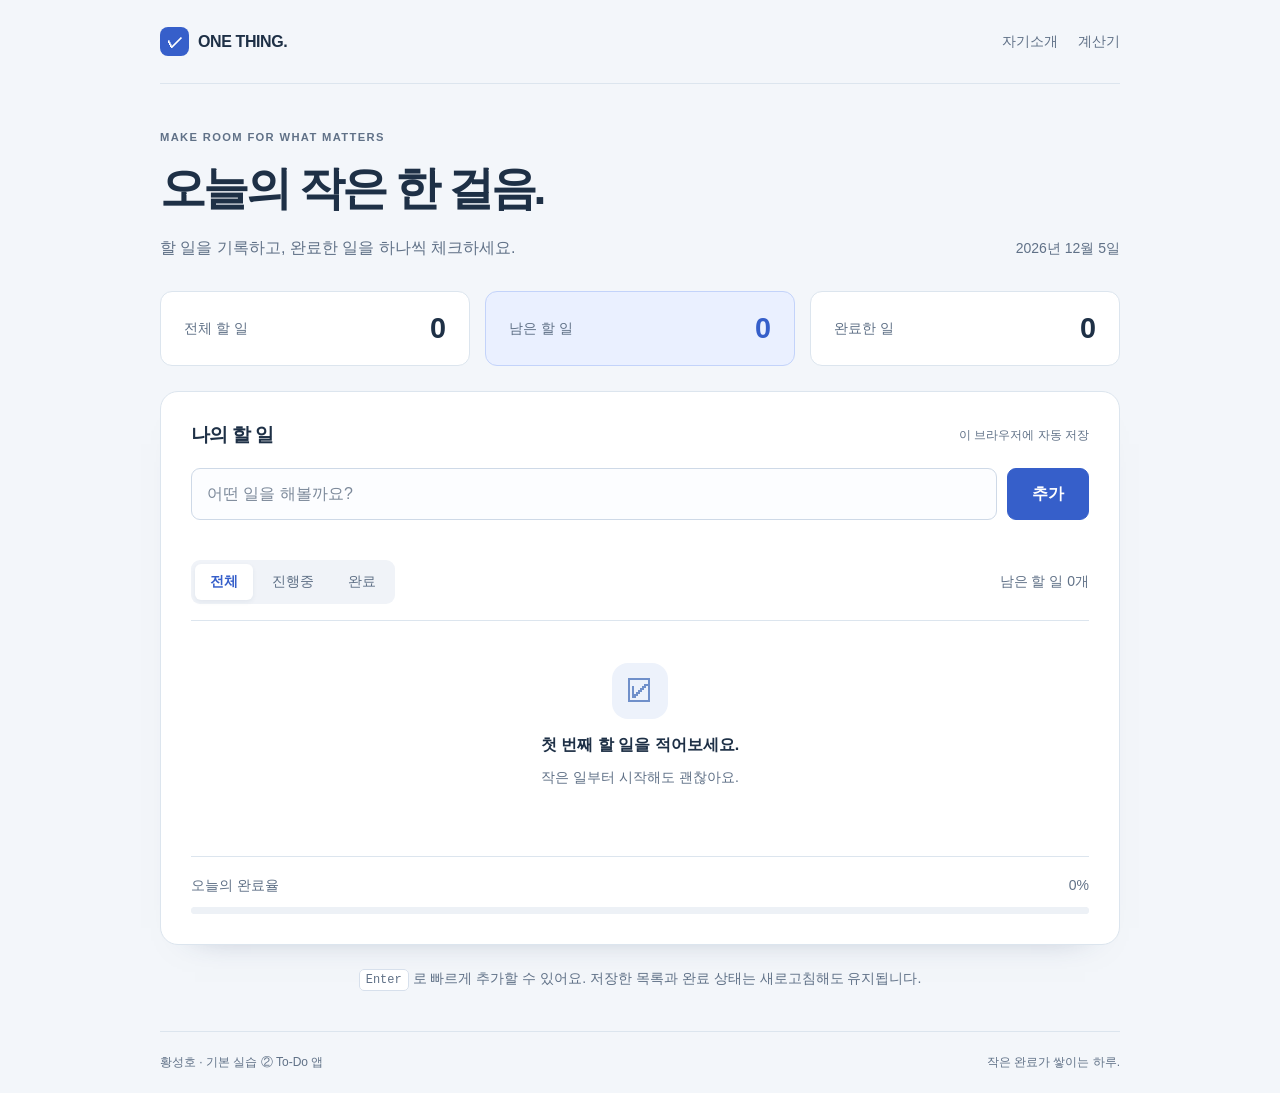
<file: todo/index.html>
<!DOCTYPE html>
<html lang="ko">
<head>
    <meta charset="UTF-8">
    <meta name="viewport" content="width=device-width, initial-scale=1.0">
    <meta name="description" content="과제와 할 일을 브라우저에 저장하는 간단한 To-Do 앱">
    <title>오늘의 할 일 | 황성호</title>
    <link rel="stylesheet" href="style.css">
    <script src="app.js" defer></script>
</head>
<body>
    <header class="header wrap"><a class="brand" href="./index.html"><span aria-hidden="true">✓</span> ONE THING.</a><nav aria-label="실습 메뉴"><a href="../profile/index.html">자기소개</a><a href="../calculator/index.html">계산기</a></nav></header>
    <main class="wrap">
        <section class="intro" aria-labelledby="page-title"><div><p class="eyebrow">MAKE ROOM FOR WHAT MATTERS</p><h1 id="page-title">오늘의 작은 한 걸음.</h1><p class="subtitle">할 일을 기록하고, 완료한 일을 하나씩 체크하세요.</p></div><p class="date" id="today-date"></p></section>
        <section class="stats" aria-label="할 일 현황"><div><span>전체 할 일</span><strong id="total-count">0</strong></div><div class="stat-active"><span>남은 할 일</span><strong id="active-count">0</strong></div><div><span>완료한 일</span><strong id="completed-count">0</strong></div></section>

        <section class="task-panel" aria-labelledby="tasks-heading">
            <div class="panel-heading"><h2 id="tasks-heading">나의 할 일</h2><span class="local-label">이 브라우저에 자동 저장</span></div>
            <form id="todo-form" class="todo-form"><label class="sr-only" for="todo-input">새 할 일</label><input id="todo-input" type="text" maxlength="150" placeholder="어떤 일을 해볼까요?" autocomplete="off" aria-describedby="input-error"><button type="submit">추가</button></form>
            <p id="input-error" class="input-error" role="alert"></p>
            <div class="list-toolbar"><div class="filters" role="group" aria-label="할 일 필터"><button type="button" data-filter="all" aria-pressed="true">전체</button><button type="button" data-filter="active" aria-pressed="false">진행중</button><button type="button" data-filter="completed" aria-pressed="false">완료</button></div><p id="remaining-count" aria-live="polite">남은 할 일 0개</p></div>
            <ul id="todo-list" class="todo-list" aria-label="할 일 목록"></ul>
            <div id="empty-state" class="empty-state"><span aria-hidden="true">☑</span><h3 id="empty-heading">첫 번째 할 일을 적어보세요.</h3><p id="empty-description">작은 일부터 시작해도 괜찮아요.</p></div>
            <div class="progress-area"><div><label for="completion-progress">오늘의 완료율</label><span id="progress-label">0%</span></div><progress id="completion-progress" value="0" max="100">0%</progress></div>
            <p id="storage-status" class="storage-status" role="status"></p>
        </section>
        <p class="keyboard-tip"><kbd>Enter</kbd> 로 빠르게 추가할 수 있어요. 저장한 목록과 완료 상태는 새로고침해도 유지됩니다.</p>
    </main>
    <footer class="footer wrap"><span>황성호 · 기본 실습 ② To-Do 앱</span><span>작은 완료가 쌓이는 하루.</span></footer>
    <noscript><p>할 일 앱을 사용하려면 JavaScript를 활성화해 주세요.</p></noscript>
</body>
</html>
</file>
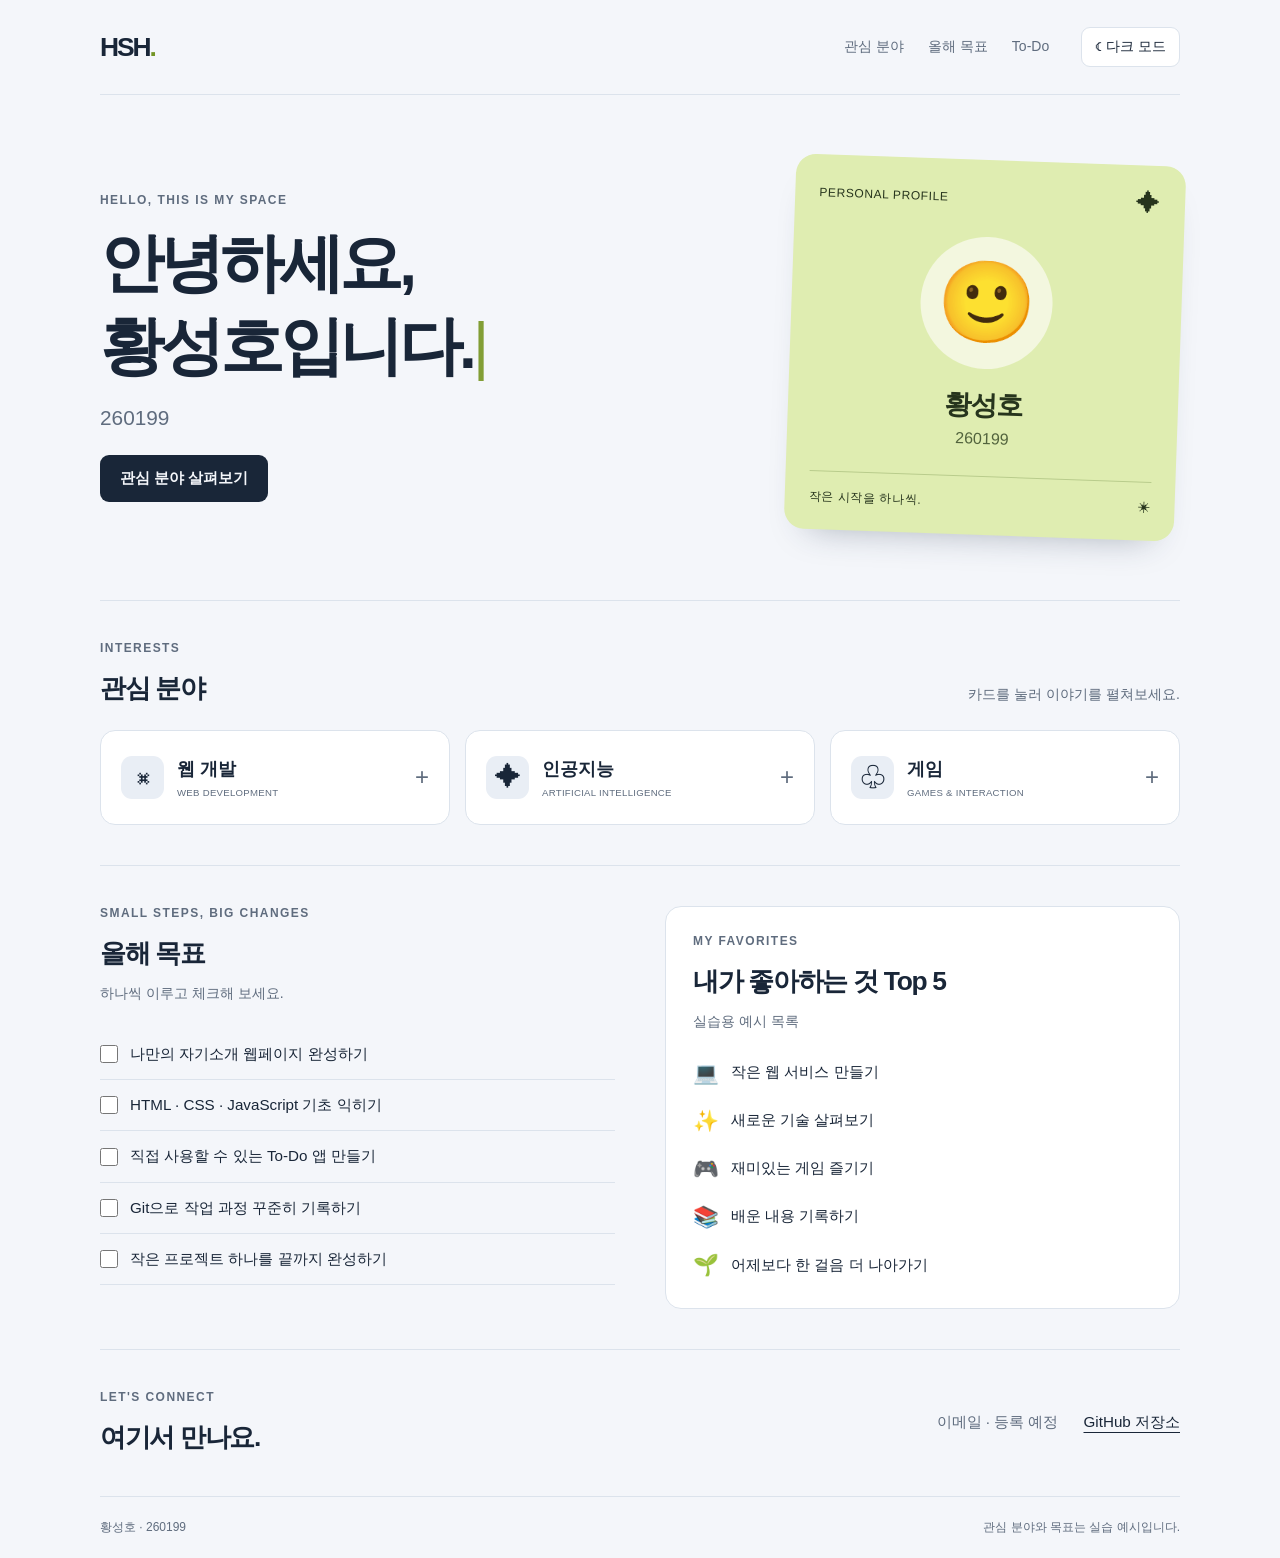
<file: profile.html>
<!DOCTYPE html>
<html lang="ko">
<head>
    <meta charset="UTF-8">
    <meta name="viewport" content="width=device-width, initial-scale=1.0">
    <meta name="description" content="황성호의 자기소개 페이지">
    <meta name="theme-color" content="#f4f6fa">
    <title>황성호 | 자기소개</title>
    <style>
@charset "UTF-8";
:root { color-scheme: light; --bg:#f4f6fa; --surface:#fff; --ink:#192638; --muted:#5f6c7e; --line:#dce3ec; --accent:#d4ed6a; --soft:#e9eef5; font-family:"Malgun Gothic","Apple SD Gothic Neo","Segoe UI",sans-serif; }
:root[data-theme="dark"] { color-scheme:dark; --bg:#111926; --surface:#1b2637; --ink:#eff3fa; --muted:#b1bfd1; --line:#344155; --soft:#243248; }
* { box-sizing:border-box; }
html { scroll-behavior:smooth; scroll-padding-top:25px; }
body { margin:0; background:var(--bg); color:var(--ink); }
button,input { font:inherit; }
a { color:inherit; }
button,a,input,summary { -webkit-tap-highlight-color:transparent; }
a:focus-visible,button:focus-visible,input:focus-visible,summary:focus-visible { outline:3px solid #7193d9; outline-offset:5px; }
.wrap { width:min(1080px,calc(100% - 80px)); margin-inline:auto; }
.header { display:flex; align-items:center; gap:32px; min-height:95px; border-bottom:1px solid var(--line); }
.brand { margin-right:auto; text-decoration:none; font-weight:900; font-size:1.65rem; letter-spacing:-.08em; }
.brand span { color:#739525; }
nav { display:flex; flex-wrap:wrap; gap:24px; font-size:.875rem; }
nav a { text-decoration:none; color:var(--muted); }
nav a:hover { color:var(--ink); }
.theme-button { padding:10px 13px; border:1px solid var(--line); border-radius:9px; background:var(--surface); color:var(--ink); font-size:.875rem; cursor:pointer; }
.hero { display:grid; grid-template-columns:1.25fr .8fr; align-items:center; gap:80px; padding-block:65px; }
.eyebrow { margin:0 0 15px; color:var(--muted); font-size:.75rem; font-weight:700; letter-spacing:.12em; }
h1 { margin:0; min-height:2.65em; font-size:clamp(2.4rem,5vw,4rem); line-height:1.3; letter-spacing:-.065em; word-break:keep-all; }
#typed-greeting { white-space:pre-line; }
.cursor { color:#829e35; font-weight:400; animation:blink 1s step-end 4; }
@keyframes blink { 50% { opacity:0; } }
.tagline { margin:15px 0 25px; font-size:1.3rem; color:var(--muted); }
.primary-link { display:inline-block; padding:13px 20px; background:var(--ink); color:var(--bg); text-decoration:none; border-radius:9px; font-size:.95rem; font-weight:700; }
.profile-card { padding:24px; border-radius:20px; background:#dfedb1; color:#27351d; transform:rotate(2deg); box-shadow:0 20px 36px -24px #26354d66; }
.profile-card-top,.profile-card-bottom { display:flex; justify-content:space-between; align-items:center; gap:8px; font-size:.75rem; letter-spacing:.05em; }
.profile-card-top>span:last-child { font-size:1.5rem; }
.avatar { display:grid; place-items:center; margin:25px auto 18px; width:132px; height:132px; border-radius:50%; background:#f3f7df; font-size:5rem; }
.profile-name { margin:0 0 7px; text-align:center; font-size:1.7rem; font-weight:800; letter-spacing:-.05em; }
.profile-intro { margin:0 0 28px; text-align:center; color:#52633d; }
.profile-card-bottom { padding-top:17px; border-top:1px solid #b9cc8c; }
.section { padding-block:40px; border-top:1px solid var(--line); }
.section-heading { display:flex; align-items:end; justify-content:space-between; gap:20px; margin-bottom:23px; }
h2 { margin:0; font-size:1.65rem; line-height:1.4; letter-spacing:-.05em; }
.section-heading>p,.section-note { margin:10px 0 0; color:var(--muted); font-size:.875rem; line-height:1.7; }
.interest-grid { display:grid; grid-template-columns:repeat(3,minmax(0,1fr)); align-items:start; gap:15px; }
.interest-card { min-width:0; border:1px solid var(--line); border-radius:15px; background:var(--surface); transition:transform .2s,box-shadow .2s; }
.interest-card:hover { transform:translateY(-4px); box-shadow:0 12px 25px -18px #20385877; }
.interest-card summary { display:flex; align-items:center; gap:13px; padding:25px 20px; cursor:pointer; list-style:none; }
.interest-card summary::-webkit-details-marker { display:none; }
.interest-icon { display:grid; place-items:center; flex-shrink:0; width:43px; height:43px; border-radius:11px; background:var(--soft); font-size:1.65rem; }
.interest-label { min-width:0; font-size:1.1rem; font-weight:700; }
.interest-label small { display:block; margin-top:6px; color:var(--muted); font-size:.6rem; font-weight:500; letter-spacing:.03em; }
.expand-icon { margin-left:auto; color:var(--muted); font-size:1.5rem; transition:transform .2s; }
details[open] .expand-icon { transform:rotate(45deg); }
.interest-detail { padding:0 20px 22px; }
.interest-detail p { margin:0; padding-top:17px; border-top:1px solid var(--line); color:var(--muted); font-size:.95rem; line-height:1.8; }
.lower-grid { display:grid; grid-template-columns:1fr 1fr; gap:50px; }
.goal-list,.favorite-list { list-style:none; margin:23px 0 0; padding:0; }
.goal-list li { padding:13px 0; border-bottom:1px solid var(--line); }
.goal-list label { display:flex; align-items:center; gap:12px; font-size:.95rem; line-height:1.6; cursor:pointer; }
.goal-list input { width:18px; height:18px; margin:0; flex-shrink:0; accent-color:#74952c; }
.goal-list input:checked+span { color:var(--muted); text-decoration:line-through; }
.favorites-panel { padding:27px; border-radius:16px; background:var(--surface); border:1px solid var(--line); }
.favorite-list { display:grid; gap:17px; }
.favorite-list li { display:flex; align-items:center; gap:12px; font-size:.95rem; line-height:1.5; }
.favorite-list li span { font-size:1.3rem; }
.contact { display:flex; align-items:center; justify-content:space-between; gap:24px; }
.contact-links { display:flex; gap:25px; flex-wrap:wrap; color:var(--muted); font-size:.95rem; }
.contact-links a { color:var(--ink); text-underline-offset:5px; }
.footer { display:flex; flex-wrap:wrap; justify-content:space-between; gap:10px; padding-block:22px; border-top:1px solid var(--line); color:var(--muted); font-size:.75rem; }
@media(max-width:850px) { .wrap { width:calc(100% - 48px); } .hero { gap:35px; } .interest-card summary { flex-wrap:wrap; padding:20px 15px; gap:10px; } .interest-label small { font-size:.6rem; } .lower-grid { gap:25px; } }
@media(max-width:660px) { .wrap { width:calc(100% - 32px); } .header { flex-wrap:wrap; gap:15px; padding-block:20px; } nav { order:3; width:100%; gap:23px; } .hero { grid-template-columns:1fr; gap:32px; padding-block:40px; } h1 { font-size:2.65rem; } .profile-card { width:min(340px,94%); justify-self:center; } .interest-grid,.lower-grid { grid-template-columns:1fr; } .interest-card summary { flex-wrap:nowrap; padding:20px; } .interest-label small { font-size:.65rem; } .section-heading,.contact { align-items:start; flex-direction:column; gap:10px; } .section { padding-block:30px; } .favorites-panel { padding:22px; } }
@media(prefers-reduced-motion:reduce) { html { scroll-behavior:auto; } *,*::before,*::after { animation:none !important; transition:none !important; } }

    </style>
    <script>
"use strict";

// 첫 화면에 저장된 테마 적용
let profileTheme = "light";
try
{
    const saved = localStorage.getItem("hsh-profile-theme");
    profileTheme = saved === "dark" || saved === "light"
        ? saved : (window.matchMedia("(prefers-color-scheme: dark)").matches ? "dark" : "light");
}
catch (err)
{
    profileTheme = window.matchMedia("(prefers-color-scheme: dark)").matches ? "dark" : "light";
}
document.documentElement.dataset.theme = profileTheme;

document.addEventListener("DOMContentLoaded", function ()
{
    const themeButton = document.getElementById("theme-toggle");

    // 테마 버튼 표시와 브라우저 색상 갱신
    function updateTheme()
    {
        document.documentElement.dataset.theme = profileTheme;
        themeButton.textContent = profileTheme === "dark" ? "☀ 라이트 모드" : "☾ 다크 모드";
        themeButton.setAttribute("aria-pressed", String(profileTheme === "dark"));
        document.querySelector('meta[name="theme-color"]').content = profileTheme === "dark" ? "#111926" : "#f4f6fa";
    }

    themeButton.addEventListener("click", function ()
    {
        profileTheme = profileTheme === "dark" ? "light" : "dark";
        try
        {
            localStorage.setItem("hsh-profile-theme", profileTheme);
        }
        catch (err)
        {
            // 저장이 제한되어도 테마 전환 유지
        }
        updateTheme();
    });
    updateTheme();

    // 인사말을 한 글자씩 표시
    const greeting = "안녕하세요,\n황성호입니다.";
    const typed = document.getElementById("typed-greeting");
    if (!window.matchMedia("(prefers-reduced-motion: reduce)").matches)
    {
        let index = 0;
        typed.textContent = "";
        function typeNext()
        {
            typed.textContent = greeting.slice(0, index);
            index += 1;
            if (index <= greeting.length)
            {
                window.setTimeout(typeNext, 85);
            }
        }
        typeNext();
    }

    // 목표 체크 상태 복원과 저장
    const goals = document.querySelectorAll("[data-goal]");
    try
    {
        const saved = JSON.parse(localStorage.getItem("hsh-profile-goals") || "[]");
        if (Array.isArray(saved))
        {
            goals.forEach(function (goal, index) { goal.checked = saved[index] === true; });
        }
    }
    catch (err)
    {
        // 잘못된 저장값은 기본 체크 상태 사용
    }
    goals.forEach(function (goal)
    {
        goal.addEventListener("change", function ()
        {
            try
            {
                localStorage.setItem("hsh-profile-goals", JSON.stringify(Array.from(goals, function (item) { return item.checked; })));
            }
            catch (err)
            {
                // 저장이 제한되어도 체크 동작 유지
            }
        });
    });
});

    </script>
</head>
<body>
    <header class="header wrap">
        <a class="brand" href="#top">HSH<span>.</span></a>
        <nav aria-label="페이지 메뉴"><a href="#interests">관심 분야</a><a href="#goals">올해 목표</a><a href="todo.html">To-Do</a></nav>
        <button id="theme-toggle" class="theme-button" type="button" aria-pressed="false">☾ 다크 모드</button>
    </header>
    <main id="top" class="wrap">
        <section class="hero" aria-labelledby="greeting">
            <div class="hero-copy">
                <p class="eyebrow">HELLO, THIS IS MY SPACE</p>
                <h1 id="greeting" aria-label="안녕하세요, 황성호입니다."><span id="typed-greeting" aria-hidden="true">안녕하세요,<br>황성호입니다.</span><span class="cursor" aria-hidden="true">|</span></h1>
                <p class="tagline">260199</p>
                <a class="primary-link" href="#interests">관심 분야 살펴보기</a>
            </div>
            <aside class="profile-card" aria-label="황성호 프로필">
                <div class="profile-card-top"><span>PERSONAL PROFILE</span><span aria-hidden="true">✦</span></div>
                <div class="avatar" role="img" aria-label="웃는 얼굴 프로필 이모지">🙂</div>
                <p class="profile-name">황성호</p><p class="profile-intro">260199</p>
                <div class="profile-card-bottom"><span>작은 시작을 하나씩.</span><span aria-hidden="true">✳</span></div>
            </aside>
        </section>

        <section id="interests" class="section" aria-labelledby="interests-heading">
            <div class="section-heading"><div><p class="eyebrow">INTERESTS</p><h2 id="interests-heading">관심 분야</h2></div><p>카드를 눌러 이야기를 펼쳐보세요.</p></div>
            <div class="interest-grid">
                <details class="interest-card"><summary><span class="interest-icon" aria-hidden="true">⌘</span><span class="interest-label">웹 개발<small>WEB DEVELOPMENT</small></span><span class="expand-icon" aria-hidden="true">+</span></summary><div class="interest-detail"><p>HTML로 내용을 구성하고, CSS로 화면을 꾸미고, JavaScript로 동작을 만드는 분야입니다. 작은 아이디어를 직접 사용할 수 있는 웹페이지로 바꿔봅니다.</p></div></details>
                <details class="interest-card"><summary><span class="interest-icon" aria-hidden="true">✦</span><span class="interest-label">인공지능<small>ARTIFICIAL INTELLIGENCE</small></span><span class="expand-icon" aria-hidden="true">+</span></summary><div class="interest-detail"><p>문제를 설명하는 프롬프트를 작성하고 AI가 만든 결과를 검토합니다. 답을 그대로 받아들이기보다 직접 실행하고 확인하는 과정을 배워봅니다.</p></div></details>
                <details class="interest-card"><summary><span class="interest-icon" aria-hidden="true">♧</span><span class="interest-label">게임<small>GAMES &amp; INTERACTION</small></span><span class="expand-icon" aria-hidden="true">+</span></summary><div class="interest-detail"><p>규칙과 상호작용이 재미있는 경험을 만드는 방식을 살펴봅니다. 게임 속 작은 기능을 직접 구현하며 화면과 코드가 연결되는 과정을 탐색합니다.</p></div></details>
            </div>
        </section>

        <section class="lower-grid section">
            <div id="goals" class="goals-panel" aria-labelledby="goals-heading"><p class="eyebrow">SMALL STEPS, BIG CHANGES</p><h2 id="goals-heading">올해 목표</h2><p class="section-note">하나씩 이루고 체크해 보세요.</p>
                <ul class="goal-list"><li><label><input type="checkbox" data-goal="0"><span>나만의 자기소개 웹페이지 완성하기</span></label></li><li><label><input type="checkbox" data-goal="1"><span>HTML · CSS · JavaScript 기초 익히기</span></label></li><li><label><input type="checkbox" data-goal="2"><span>직접 사용할 수 있는 To-Do 앱 만들기</span></label></li><li><label><input type="checkbox" data-goal="3"><span>Git으로 작업 과정 꾸준히 기록하기</span></label></li><li><label><input type="checkbox" data-goal="4"><span>작은 프로젝트 하나를 끝까지 완성하기</span></label></li></ul>
            </div>
            <div class="favorites-panel" aria-labelledby="favorites-heading"><p class="eyebrow">MY FAVORITES</p><h2 id="favorites-heading">내가 좋아하는 것 Top 5</h2><p class="section-note">실습용 예시 목록</p><ol class="favorite-list"><li><span aria-hidden="true">💻</span> 작은 웹 서비스 만들기</li><li><span aria-hidden="true">✨</span> 새로운 기술 살펴보기</li><li><span aria-hidden="true">🎮</span> 재미있는 게임 즐기기</li><li><span aria-hidden="true">📚</span> 배운 내용 기록하기</li><li><span aria-hidden="true">🌱</span> 어제보다 한 걸음 더 나아가기</li></ol></div>
        </section>
        <section class="contact section" aria-labelledby="contact-heading"><div><p class="eyebrow">LET'S CONNECT</p><h2 id="contact-heading">여기서 만나요.</h2></div><div class="contact-links"><span>이메일 · 등록 예정</span><a href="https://github.com/zaldo232/261125_-" target="_blank" rel="noopener noreferrer">GitHub 저장소</a></div></section>
    </main>
    <footer class="footer wrap"><span>황성호 · 260199</span><span>관심 분야와 목표는 실습 예시입니다.</span></footer>
</body>
</html>
</file>
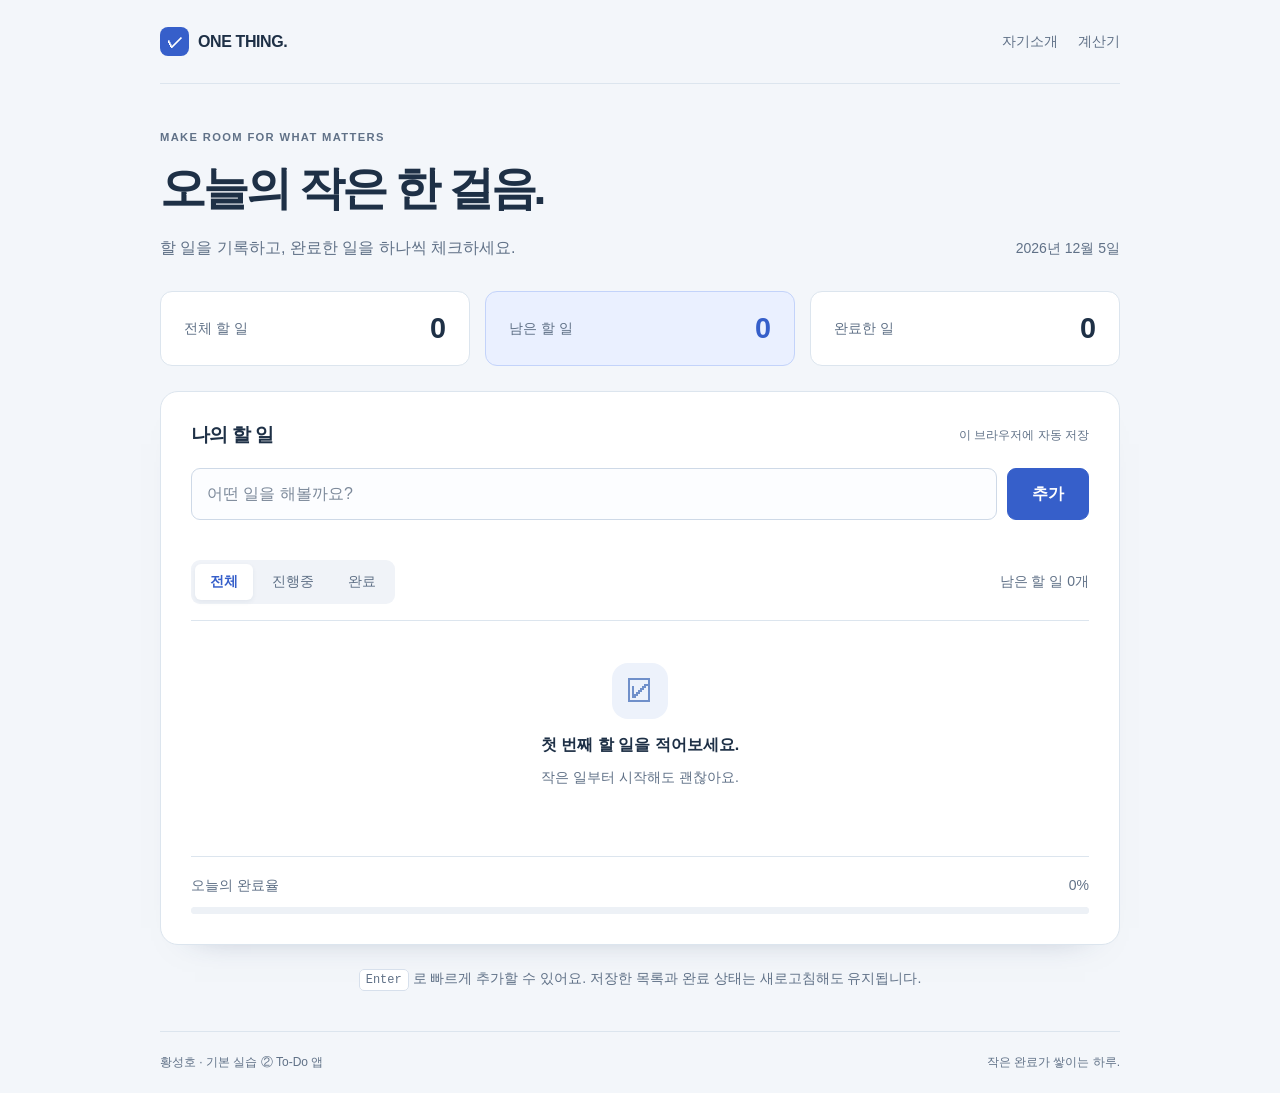
<file: todo.html>
<!DOCTYPE html>
<html lang="ko">
<head>
    <meta charset="UTF-8">
    <meta name="viewport" content="width=device-width, initial-scale=1.0">
    <meta name="description" content="과제와 할 일을 브라우저에 저장하는 간단한 To-Do 앱">
    <title>오늘의 할 일 | 황성호</title>
    <style>
@charset "UTF-8";
:root { color-scheme:light; font-family:"Malgun Gothic","Apple SD Gothic Neo","Segoe UI",sans-serif; --ink:#1e3046; --muted:#607187; --line:#dce5ee; --accent:#365fca; }
* { box-sizing:border-box; }
body { margin:0; background:#f3f6fa; color:var(--ink); }
button,input { font:inherit; }
button { cursor:pointer; }
button,a,input { -webkit-tap-highlight-color:transparent; }
button:focus-visible,a:focus-visible,input:focus-visible { outline:3px solid #7da3ec; outline-offset:4px; }
.wrap { width:min(960px,calc(100% - 64px)); margin-inline:auto; }
.header { display:flex; justify-content:space-between; align-items:center; gap:20px; padding-block:27px; border-bottom:1px solid var(--line); }
.brand { display:flex; align-items:center; gap:9px; text-decoration:none; color:var(--ink); font-size:1rem; font-weight:900; letter-spacing:-.025em; }
.brand span { display:grid; place-items:center; width:29px; height:29px; border-radius:8px; background:var(--accent); color:#fff; }
nav { display:flex; gap:20px; font-size:.875rem; }
nav a { color:var(--muted); text-decoration:none; }
nav a:hover { color:var(--accent); }
.intro { display:flex; justify-content:space-between; align-items:end; gap:25px; padding-block:47px 30px; }
.eyebrow { margin:0 0 13px; font-size:.7rem; color:var(--muted); font-weight:700; letter-spacing:.12em; }
h1 { margin:0; font-size:clamp(1.9rem,4.5vw,2.9rem); letter-spacing:-.065em; line-height:1.4; word-break:keep-all; }
.subtitle { margin:13px 0 0; color:var(--muted); font-size:1rem; line-height:1.7; }
.date { flex-shrink:0; margin:0 0 3px; color:var(--muted); font-size:.875rem; }
.stats { display:grid; grid-template-columns:repeat(3,minmax(0,1fr)); gap:15px; margin-bottom:25px; }
.stats>div { display:flex; justify-content:space-between; align-items:center; gap:10px; padding:20px 23px; background:#fff; border:1px solid var(--line); border-radius:12px; }
.stats span { color:var(--muted); font-size:.875rem; }
.stats strong { font-size:1.8rem; font-weight:700; }
.stats .stat-active { border-color:#c3d3fa; background:#eaf0ff; }
.stat-active strong { color:var(--accent); }
.task-panel { padding:30px; border:1px solid var(--line); border-radius:18px; background:#fff; box-shadow:0 18px 36px -35px #23395e88; }
.panel-heading { display:flex; justify-content:space-between; align-items:center; gap:15px; margin-bottom:20px; }
h2 { margin:0; font-size:1.2rem; letter-spacing:-.04em; }
.local-label { color:var(--muted); font-size:.75rem; }
.todo-form { display:flex; gap:10px; }
.todo-form input { min-width:0; flex:1; height:52px; padding:12px 15px; border:1px solid #ced9e7; border-radius:9px; color:var(--ink); background:#fcfdff; font-size:1rem; }
.todo-form input::placeholder { color:#7c899a; }
.todo-form input:focus { border-color:var(--accent); }
.todo-form>button { flex-shrink:0; padding:12px 24px; border:1px solid var(--accent); border-radius:9px; background:var(--accent); color:white; font-size:1rem; font-weight:700; }
.todo-form>button:hover { background:#274eb4; }
.input-error { min-height:19px; margin:8px 0 13px; color:#af3d36; font-size:.875rem; }
.list-toolbar { display:flex; flex-wrap:wrap; justify-content:space-between; align-items:center; gap:15px; padding-bottom:16px; border-bottom:1px solid var(--line); }
.filters { display:flex; gap:4px; padding:4px; border-radius:9px; background:#f0f3f8; }
.filters button { padding:9px 15px; border:0; border-radius:6px; background:transparent; color:var(--muted); font-size:.875rem; }
.filters button[aria-pressed="true"] { background:#fff; color:var(--accent); font-weight:700; box-shadow:0 2px 5px #1f355411; }
#remaining-count { margin:0; color:var(--muted); font-size:.875rem; }
.todo-list { list-style:none; margin:0; padding:0; }
.todo-item { display:flex; align-items:center; gap:14px; min-height:68px; padding-block:15px; border-bottom:1px solid #e9edf4; }
.todo-check { width:20px; height:20px; margin:0; flex-shrink:0; accent-color:var(--accent); cursor:pointer; }
.todo-text { min-width:0; flex:1; overflow-wrap:anywhere; font-size:1rem; line-height:1.7; cursor:pointer; }
.todo-item.completed .todo-text { color:#778799; text-decoration:line-through; }
.delete-button { flex-shrink:0; padding:8px 10px; border:1px solid #e2e7ed; border-radius:7px; background:white; color:#687487; font-size:.875rem; }
.delete-button:hover { border-color:#e8b4b0; color:#b1433a; background:#fff7f6; }
.empty-state { padding:42px 15px; text-align:center; }
.empty-state>span { display:grid; place-items:center; width:56px; height:56px; margin:0 auto 16px; background:#edf2fb; border-radius:16px; color:#7090ca; font-size:2rem; }
.empty-state h3 { margin:0; font-size:1rem; font-weight:700; }
.empty-state p { margin:10px 0 0; font-size:.875rem; color:var(--muted); line-height:1.6; }
.progress-area { margin-top:25px; padding-top:20px; border-top:1px solid var(--line); }
.progress-area>div { display:flex; justify-content:space-between; gap:15px; margin-bottom:12px; font-size:.875rem; color:var(--muted); }
progress { display:block; width:100%; height:7px; overflow:hidden; border:0; border-radius:6px; background:#edf1f6; accent-color:var(--accent); }
progress::-webkit-progress-bar { background:#edf1f6; border-radius:6px; }
progress::-webkit-progress-value { background:var(--accent); border-radius:6px; }
progress::-moz-progress-bar { background:var(--accent); border-radius:6px; }
.storage-status { margin:12px 0 0; color:#a04436; font-size:.875rem; line-height:1.6; }
.storage-status:empty { margin:0; }
.keyboard-tip { margin:21px 0 40px; color:var(--muted); font-size:.875rem; line-height:1.8; text-align:center; }
kbd { padding:3px 6px; border:1px solid #d7e0ec; border-radius:5px; background:#fff; font-size:.75rem; }
.footer { display:flex; flex-wrap:wrap; justify-content:space-between; gap:10px; padding-block:22px; border-top:1px solid var(--line); color:var(--muted); font-size:.75rem; }
.sr-only { position:absolute; width:1px; height:1px; padding:0; margin:-1px; overflow:hidden; clip:rect(0,0,0,0); white-space:nowrap; border:0; }
[hidden] { display:none !important; }
@media(max-width:700px) { .wrap { width:calc(100% - 32px); } .intro { display:block; padding-block:32px 25px; } .date { margin-top:16px; } .stats { gap:8px; } .stats>div { display:block; padding:14px; } .stats span { display:block; font-size:.75rem; } .stats strong { display:block; margin-top:8px; font-size:1.6rem; } .task-panel { padding:20px; } .local-label { font-size:.7rem; } .todo-form>button { padding-inline:18px; } .filters button { padding:9px 12px; } }
@media(max-width:370px) { .header { gap:12px; } nav { gap:12px; font-size:.8rem; } .brand { font-size:.875rem; } .task-panel { padding:16px; } .panel-heading { align-items:start; flex-direction:column; gap:8px; } .list-toolbar { gap:12px; } }

    </style>
</head>
<body>
    <header class="header wrap"><a class="brand" href="todo.html"><span aria-hidden="true">✓</span> ONE THING.</a><nav aria-label="실습 메뉴"><a href="profile.html">자기소개</a><a href="index.html">계산기</a></nav></header>
    <main class="wrap">
        <section class="intro" aria-labelledby="page-title"><div><p class="eyebrow">MAKE ROOM FOR WHAT MATTERS</p><h1 id="page-title">오늘의 작은 한 걸음.</h1><p class="subtitle">할 일을 기록하고, 완료한 일을 하나씩 체크하세요.</p></div><p class="date" id="today-date"></p></section>
        <section class="stats" aria-label="할 일 현황"><div><span>전체 할 일</span><strong id="total-count">0</strong></div><div class="stat-active"><span>남은 할 일</span><strong id="active-count">0</strong></div><div><span>완료한 일</span><strong id="completed-count">0</strong></div></section>

        <section class="task-panel" aria-labelledby="tasks-heading">
            <div class="panel-heading"><h2 id="tasks-heading">나의 할 일</h2><span class="local-label">이 브라우저에 자동 저장</span></div>
            <form id="todo-form" class="todo-form"><label class="sr-only" for="todo-input">새 할 일</label><input id="todo-input" type="text" maxlength="150" placeholder="어떤 일을 해볼까요?" autocomplete="off" aria-describedby="input-error"><button type="submit">추가</button></form>
            <p id="input-error" class="input-error" role="alert"></p>
            <div class="list-toolbar"><div class="filters" role="group" aria-label="할 일 필터"><button type="button" data-filter="all" aria-pressed="true">전체</button><button type="button" data-filter="active" aria-pressed="false">진행중</button><button type="button" data-filter="completed" aria-pressed="false">완료</button></div><p id="remaining-count" aria-live="polite">남은 할 일 0개</p></div>
            <ul id="todo-list" class="todo-list" aria-label="할 일 목록"></ul>
            <div id="empty-state" class="empty-state"><span aria-hidden="true">☑</span><h3 id="empty-heading">첫 번째 할 일을 적어보세요.</h3><p id="empty-description">작은 일부터 시작해도 괜찮아요.</p></div>
            <div class="progress-area"><div><label for="completion-progress">오늘의 완료율</label><span id="progress-label">0%</span></div><progress id="completion-progress" value="0" max="100">0%</progress></div>
            <p id="storage-status" class="storage-status" role="status"></p>
        </section>
        <p class="keyboard-tip"><kbd>Enter</kbd> 로 빠르게 추가할 수 있어요. 저장한 목록과 완료 상태는 새로고침해도 유지됩니다.</p>
    </main>
    <footer class="footer wrap"><span>황성호 · 기본 실습 ② To-Do 앱</span><span>작은 완료가 쌓이는 하루.</span></footer>
    <noscript><p>할 일 앱을 사용하려면 JavaScript를 활성화해 주세요.</p></noscript>
    <script>
"use strict";

const STORAGE_KEY = "hsh-todo-v1";
let todos = [];
let currentFilter = "all";

const input = document.getElementById("todo-input");
const inputError = document.getElementById("input-error");
const storageStatus = document.getElementById("storage-status");
const list = document.getElementById("todo-list");

// 저장 목록 복원과 데이터 형식 확인
function loadTodos()
{
    try
    {
        const saved = JSON.parse(localStorage.getItem(STORAGE_KEY) || "[]");
        if (!Array.isArray(saved))
        {
            throw new Error("잘못된 목록 형식");
        }
        const ids = new Set();
        todos = saved.filter(function (todo)
        {
            if (!todo || typeof todo.id !== "string" || typeof todo.text !== "string" || !todo.text.trim() || typeof todo.completed !== "boolean" || ids.has(todo.id))
            {
                return false;
            }
            ids.add(todo.id);
            return true;
        }).map(function (todo)
        {
            return { id: todo.id, text: todo.text, completed: todo.completed };
        });
    }
    catch (err)
    {
        todos = [];
        storageStatus.textContent = "저장한 목록을 불러오지 못했습니다. 브라우저 저장 설정을 확인해 주세요.";
    }
}

// 완료 상태를 포함한 전체 목록 저장
function saveTodos()
{
    try
    {
        localStorage.setItem(STORAGE_KEY, JSON.stringify(todos));
        storageStatus.textContent = "";
    }
    catch (err)
    {
        storageStatus.textContent = "목록을 저장하지 못했습니다. 브라우저 저장 설정을 확인해 주세요.";
    }
}

// 공백 입력을 제외하고 할 일 추가
function addTodo(event)
{
    if (event)
    {
        event.preventDefault();
    }
    const text = input.value.trim();
    if (!text)
    {
        inputError.textContent = "할 일을 입력해 주세요. 공백만 입력할 수는 없습니다.";
        input.setAttribute("aria-invalid", "true");
        input.focus();
        return;
    }
    const id = window.crypto && typeof window.crypto.randomUUID === "function"
        ? window.crypto.randomUUID() : Date.now().toString(36) + Math.random().toString(36).slice(2);
    todos.push({ id: id, text: text, completed: false });
    input.value = "";
    inputError.textContent = "";
    input.removeAttribute("aria-invalid");
    saveTodos();
    render();
    input.focus({ preventScroll: true });
}

// 고유 ID로 완료 상태 변경
function toggleTodo(id)
{
    const todo = todos.find(function (item) { return item.id === id; });
    if (!todo)
    {
        return;
    }
    todo.completed = !todo.completed;
    saveTodos();
    render();
}

// 필터 목록의 순번 대신 고유 ID로 삭제
function deleteTodo(id)
{
    todos = todos.filter(function (todo) { return todo.id !== id; });
    saveTodos();
    render();
    input.focus({ preventScroll: true });
}

// 조회 필터 변경
function setFilter(filterType)
{
    if (!["all", "active", "completed"].includes(filterType))
    {
        return;
    }
    currentFilter = filterType;
    render();
}

// 상태 배열을 기준으로 목록과 현황 갱신
function render()
{
    const focusedId = document.activeElement && document.activeElement.id;
    const activeCount = todos.filter(function (todo) { return !todo.completed; }).length;
    const completedCount = todos.length - activeCount;
    const percentage = todos.length ? Math.round(completedCount / todos.length * 100) : 0;
    document.getElementById("total-count").textContent = todos.length;
    document.getElementById("active-count").textContent = activeCount;
    document.getElementById("completed-count").textContent = completedCount;
    document.getElementById("remaining-count").textContent = "남은 할 일 " + activeCount + "개";
    document.getElementById("completion-progress").value = percentage;
    document.getElementById("completion-progress").textContent = percentage + "%";
    document.getElementById("progress-label").textContent = percentage + "%";
    document.querySelectorAll("[data-filter]").forEach(function (button)
    {
        button.setAttribute("aria-pressed", String(button.dataset.filter === currentFilter));
    });

    const filtered = todos.filter(function (todo)
    {
        return currentFilter === "all" || (currentFilter === "completed" ? todo.completed : !todo.completed);
    });
    list.replaceChildren();
    filtered.forEach(function (todo)
    {
        const li = document.createElement("li");
        const checkbox = document.createElement("input");
        const label = document.createElement("label");
        const button = document.createElement("button");
        li.className = "todo-item" + (todo.completed ? " completed" : "");
        checkbox.type = "checkbox";
        checkbox.id = "check-" + todo.id;
        checkbox.className = "todo-check";
        checkbox.checked = todo.completed;
        checkbox.addEventListener("change", function () { toggleTodo(todo.id); });
        label.className = "todo-text";
        label.htmlFor = checkbox.id;
        label.textContent = todo.text;
        button.type = "button";
        button.className = "delete-button";
        button.textContent = "삭제";
        button.setAttribute("aria-label", todo.text + " 삭제");
        button.addEventListener("click", function () { deleteTodo(todo.id); });
        li.append(checkbox, label, button);
        list.append(li);
    });

    document.getElementById("empty-state").hidden = filtered.length > 0;
    document.getElementById("empty-heading").textContent = currentFilter === "all"
        ? "첫 번째 할 일을 적어보세요." : (currentFilter === "active" ? "진행중인 할 일이 없어요." : "아직 완료한 할 일이 없어요.");
    document.getElementById("empty-description").textContent = currentFilter === "active"
        ? "완료한 일은 완료 탭에서 다시 볼 수 있어요." : "작은 일부터 시작해도 괜찮아요.";
    if (focusedId && focusedId.startsWith("check-"))
    {
        const checkbox = document.getElementById(focusedId);
        if (checkbox)
        {
            checkbox.focus({ preventScroll: true });
        }
        else
        {
            document.querySelector('[data-filter="' + currentFilter + '"]').focus({ preventScroll: true });
        }
    }
}

// 입력과 필터 이벤트 연결
document.getElementById("todo-form").addEventListener("submit", addTodo);
input.addEventListener("input", function ()
{
    inputError.textContent = "";
    input.removeAttribute("aria-invalid");
});
document.querySelectorAll("[data-filter]").forEach(function (button)
{
    button.addEventListener("click", function () { setFilter(button.dataset.filter); });
});
document.getElementById("today-date").textContent = new Intl.DateTimeFormat("ko-KR", {
    dateStyle: "long", timeZone: "Asia/Seoul"
}).format(new Date());

loadTodos();
render();

    </script>
</body>
</html>
</file>
<file: calculator/style.css>
@charset "UTF-8";

:root {
    color-scheme: light;
    --page: #f3f5f8;
    --ink: #182334;
    --muted: #5f6a79;
    --line: #dce1e8;
    --accent: #d4ed6a;
    --panel: #161e2c;
    font-family: "Malgun Gothic", "Apple SD Gothic Neo", "Segoe UI", sans-serif;
}

* { box-sizing: border-box; }
body { margin: 0; background: var(--page); color: var(--ink); }
button, input { font: inherit; }
button, a { -webkit-tap-highlight-color: transparent; }
button { cursor: pointer; }
button:disabled { cursor: default; opacity: .45; }
button:focus-visible, a:focus-visible { outline: 3px solid #4069bd; outline-offset: 5px; }
.wrap { width: min(1080px, calc(100% - 80px)); margin-inline: auto; }
.topbar { display: flex; align-items: center; justify-content: space-between; padding-block: 30px; border-bottom: 1px solid var(--line); }
.brand { display: flex; align-items: center; text-decoration: none; color: var(--ink); font-size: 1.55rem; font-weight: 900; letter-spacing: -.07em; }
.brand-mark { display: grid; place-items: center; width: 33px; height: 33px; margin-right: 11px; border-radius: 9px; background: var(--ink); color: var(--accent); font-size: 1.5rem; font-weight: 500; }
.brand-dot { color: #729200; }
.course-label { font-size: .875rem; color: var(--muted); }
.workspace { display: grid; grid-template-columns: 1fr 1.22fr; align-items: center; gap: 75px; padding-block: 58px 44px; }
.eyebrow { margin: 0 0 23px; font-size: .75rem; font-weight: 700; letter-spacing: .13em; color: var(--muted); }
h1 { margin: 0; font-size: clamp(2.8rem, 5.4vw, 4.4rem); line-height: 1.23; letter-spacing: -.07em; font-weight: 800; }
h1 span { position: relative; z-index: 0; }
h1 span::after { content: ""; position: absolute; z-index: -1; height: .24em; bottom: .08em; left: 0; right: 0; background: var(--accent); }
.intro-text { margin: 23px 0; font-size: 1rem; line-height: 1.85; color: var(--muted); }
.feature-tags { display: flex; gap: 7px; flex-wrap: wrap; }
.feature-tags span { padding: 6px 10px; border: 1px solid #d4dbe4; border-radius: 6px; font-size: .875rem; color: #4b5665; }
.keyboard-guide { margin-top: 35px; padding-top: 24px; border-top: 1px solid var(--line); }
.keyboard-guide h2 { margin: 0 0 15px; font-size: .95rem; font-weight: 700; }
.keyboard-guide h2 span { margin-right: 6px; }
.keyboard-guide p { margin: 10px 0; color: var(--muted); font-size: .875rem; line-height: 1.7; }
kbd { display: inline-block; padding: 2px 6px; margin-right: 5px; border: 1px solid #d4dbe4; border-bottom-width: 2px; border-radius: 5px; background: #fff; font-size: .75rem; }
kbd:not(:first-child) { margin-left: 12px; }
code { font-family: "Consolas", "Courier New", monospace; }
.example-button { display: flex; flex-wrap: wrap; gap: 9px; margin-top: 23px; padding: 0; border: 0; background: transparent; font-size: .875rem; font-weight: 600; color: #3c566f; text-align: left; }
.example-button code { padding-bottom: 3px; border-bottom: 1px dashed #899caf; }
.calculator { min-width: 0; padding: 25px; background: var(--panel); color: #f9fafb; border: 1px solid #283141; border-radius: 24px; box-shadow: 0 22px 45px -20px #18233455; }
.calculator-top { display: flex; justify-content: space-between; align-items: center; color: #b7c0ce; font-size: .75rem; font-weight: 600; letter-spacing: .12em; }
.mode-label { padding: 5px 8px; border: 1px solid #3c4656; border-radius: 5px; font-size: .65rem; letter-spacing: .08em; }
.display { padding-top: 30px; }
.display label { display: block; margin-bottom: 8px; font-size: .875rem; color: #a8b3c4; }
#expression { width: 100%; min-width: 0; padding: 7px 0; border: 0; border-bottom: 1px solid #3c4656; border-radius: 0; outline-offset: 4px; background: transparent; color: #d9e2ef; font-family: "Consolas", monospace; font-size: 1.5rem; line-height: 1.5; text-align: right; }
#expression::placeholder { color: #707c90; opacity: 1; }
#expression:focus { border-bottom-color: var(--accent); outline: none; }
.result-line { display: flex; align-items: center; gap: 15px; min-height: 78px; padding-top: 8px; }
.equals-label { color: #8390a4; font-size: 1.5rem; }
#result { flex: 1; min-width: 0; overflow-wrap: anywhere; color: var(--accent); font-family: "Consolas", monospace; font-size: clamp(2rem, 4vw, 3.2rem); font-weight: 500; text-align: right; }
.error-message { min-height: 20px; margin: 0 0 13px; font-size: .875rem; line-height: 1.5; color: #ffb7ad; }
.keypad { display: grid; grid-template-columns: repeat(5, minmax(0, 1fr)); gap: 8px; }
.key { display: grid; place-items: center; min-height: 59px; padding: 8px 2px; border: 1px solid #364151; border-radius: 11px; background: #273142; color: #f3f5f8; font-size: 1.4rem; font-weight: 500; transition: background .15s, transform .15s; }
.key:hover { background: #3c4960; transform: translateY(-1px); }
.key:active { transform: translateY(1px); }
.key-function { background: #202a3a; color: #bcc9dc; font-size: 1.2rem; }
.key-operator { background: #34404b; color: #e3efb8; font-size: 1.6rem; }
.key-clear { background: #46313a; border-color: #5a404a; color: #ffb4ae; font-size: 1rem; font-weight: 600; }
.key-clear:hover { background: #63424e; }
.key-equals { background: var(--accent); border-color: var(--accent); color: #233011; font-size: 1.9rem; }
.key-equals:hover { background: #e5f799; }
.key:focus-visible { outline-color: #e9f6b7; outline-offset: 2px; }
.calculator-bottom { display: flex; flex-wrap: wrap; justify-content: space-between; gap: 8px; margin-top: 18px; font-size: .75rem; color: #a6b1c1; }
.history-section { padding: 25px 0 35px; border-top: 1px solid var(--line); }
.history-heading { display: flex; align-items: center; justify-content: space-between; }
.history-heading h2 { margin: 0; font-size: 1rem; font-weight: 700; }
.history-heading h2 span { margin-left: 10px; font-size: .7rem; letter-spacing: .12em; font-weight: 500; color: var(--muted); }
.history-heading button { padding: 6px 0 6px 10px; border: 0; background: transparent; font-size: .875rem; color: var(--muted); }
.history-empty { margin: 20px 0 0; font-size: .875rem; color: var(--muted); line-height: 1.7; }
.history-list { display: grid; gap: 8px; margin: 17px 0 0; padding: 0; list-style: none; }
.history-list:empty { display: none; }
.history-item { display: flex; justify-content: space-between; align-items: center; gap: 15px; width: 100%; padding: 13px 17px; border: 1px solid var(--line); border-radius: 10px; background: #fff; text-align: left; color: #48566a; font: 1rem "Consolas", monospace; }
.history-item span { min-width: 0; overflow-wrap: anywhere; }
.history-item strong { flex-shrink: 0; max-width: 50%; overflow-wrap: anywhere; color: #25340b; font-weight: 600; text-align: right; }
.history-item:hover { border-color: #9bae62; }
.footer { display: flex; flex-wrap: wrap; gap: 10px; justify-content: space-between; padding-block: 23px; border-top: 1px solid var(--line); font-size: .75rem; color: var(--muted); }
.footer-divider { padding-inline: 8px; color: #aeb6c3; }
.sr-only { position: absolute; width: 1px; height: 1px; margin: -1px; padding: 0; overflow: hidden; clip: rect(0, 0, 0, 0); white-space: nowrap; border: 0; }
[hidden] { display: none !important; }
.noscript { padding: 20px; text-align: center; color: #a12828; }

@media (max-width: 850px) {
    .workspace { gap: 35px; grid-template-columns: .9fr 1.2fr; }
    .wrap { width: calc(100% - 48px); }
    .calculator { padding: 20px; }
    .key { min-height: 55px; }
}

@media (max-width: 660px) {
    .wrap { width: calc(100% - 32px); }
    .topbar { padding-block: 20px; }
    .workspace { grid-template-columns: 1fr; gap: 26px; padding-block: 32px; }
    .eyebrow { margin-bottom: 14px; font-size: .65rem; }
    h1 { font-size: 2.5rem; }
    h1 br { display: none; }
    h1 span { margin-left: 8px; }
    .intro-text { margin: 15px 0; font-size: .95rem; }
    .intro-text br { display: none; }
    .keyboard-guide { margin-top: 20px; padding-top: 18px; }
    .keyboard-guide p { display: inline-block; margin: 0 8px 7px 0; }
    .keyboard-guide h2 { margin-bottom: 10px; }
    .example-button { margin-top: 12px; }
    .calculator { border-radius: 20px; padding: 20px; }
    .display { padding-top: 20px; }
    .key { min-height: 55px; }
    .calculator-bottom { font-size: .75rem; }
    .history-section { padding-top: 22px; }
}

@media (prefers-reduced-motion: reduce) {
    *, *::before, *::after { transition: none !important; }
}
</file>
<file: profile/style.css>
@charset "UTF-8";
:root { color-scheme: light; --bg:#f4f6fa; --surface:#fff; --ink:#192638; --muted:#5f6c7e; --line:#dce3ec; --accent:#d4ed6a; --soft:#e9eef5; font-family:"Malgun Gothic","Apple SD Gothic Neo","Segoe UI",sans-serif; }
:root[data-theme="dark"] { color-scheme:dark; --bg:#111926; --surface:#1b2637; --ink:#eff3fa; --muted:#b1bfd1; --line:#344155; --soft:#243248; }
* { box-sizing:border-box; }
html { scroll-behavior:smooth; scroll-padding-top:25px; }
body { margin:0; background:var(--bg); color:var(--ink); }
button,input { font:inherit; }
a { color:inherit; }
button,a,input,summary { -webkit-tap-highlight-color:transparent; }
a:focus-visible,button:focus-visible,input:focus-visible,summary:focus-visible { outline:3px solid #7193d9; outline-offset:5px; }
.wrap { width:min(1080px,calc(100% - 80px)); margin-inline:auto; }
.header { display:flex; align-items:center; gap:32px; min-height:95px; border-bottom:1px solid var(--line); }
.brand { margin-right:auto; text-decoration:none; font-weight:900; font-size:1.65rem; letter-spacing:-.08em; }
.brand span { color:#739525; }
nav { display:flex; flex-wrap:wrap; gap:24px; font-size:.875rem; }
nav a { text-decoration:none; color:var(--muted); }
nav a:hover { color:var(--ink); }
.theme-button { padding:10px 13px; border:1px solid var(--line); border-radius:9px; background:var(--surface); color:var(--ink); font-size:.875rem; cursor:pointer; }
.hero { display:grid; grid-template-columns:1.25fr .8fr; align-items:center; gap:80px; padding-block:65px; }
.eyebrow { margin:0 0 15px; color:var(--muted); font-size:.75rem; font-weight:700; letter-spacing:.12em; }
h1 { margin:0; min-height:2.65em; font-size:clamp(2.4rem,5vw,4rem); line-height:1.3; letter-spacing:-.065em; word-break:keep-all; }
#typed-greeting { white-space:pre-line; }
.cursor { color:#829e35; font-weight:400; animation:blink 1s step-end 4; }
@keyframes blink { 50% { opacity:0; } }
.tagline { margin:15px 0 25px; font-size:1.3rem; color:var(--muted); }
.primary-link { display:inline-block; padding:13px 20px; background:var(--ink); color:var(--bg); text-decoration:none; border-radius:9px; font-size:.95rem; font-weight:700; }
.profile-card { padding:24px; border-radius:20px; background:#dfedb1; color:#27351d; transform:rotate(2deg); box-shadow:0 20px 36px -24px #26354d66; }
.profile-card-top,.profile-card-bottom { display:flex; justify-content:space-between; align-items:center; gap:8px; font-size:.75rem; letter-spacing:.05em; }
.profile-card-top>span:last-child { font-size:1.5rem; }
.avatar { display:grid; place-items:center; margin:25px auto 18px; width:132px; height:132px; border-radius:50%; background:#f3f7df; font-size:5rem; }
.profile-name { margin:0 0 7px; text-align:center; font-size:1.7rem; font-weight:800; letter-spacing:-.05em; }
.profile-intro { margin:0 0 28px; text-align:center; color:#52633d; }
.profile-card-bottom { padding-top:17px; border-top:1px solid #b9cc8c; }
.section { padding-block:40px; border-top:1px solid var(--line); }
.section-heading { display:flex; align-items:end; justify-content:space-between; gap:20px; margin-bottom:23px; }
h2 { margin:0; font-size:1.65rem; line-height:1.4; letter-spacing:-.05em; }
.section-heading>p,.section-note { margin:10px 0 0; color:var(--muted); font-size:.875rem; line-height:1.7; }
.interest-grid { display:grid; grid-template-columns:repeat(3,minmax(0,1fr)); align-items:start; gap:15px; }
.interest-card { min-width:0; border:1px solid var(--line); border-radius:15px; background:var(--surface); transition:transform .2s,box-shadow .2s; }
.interest-card:hover { transform:translateY(-4px); box-shadow:0 12px 25px -18px #20385877; }
.interest-card summary { display:flex; align-items:center; gap:13px; padding:25px 20px; cursor:pointer; list-style:none; }
.interest-card summary::-webkit-details-marker { display:none; }
.interest-icon { display:grid; place-items:center; flex-shrink:0; width:43px; height:43px; border-radius:11px; background:var(--soft); font-size:1.65rem; }
.interest-label { min-width:0; font-size:1.1rem; font-weight:700; }
.interest-label small { display:block; margin-top:6px; color:var(--muted); font-size:.6rem; font-weight:500; letter-spacing:.03em; }
.expand-icon { margin-left:auto; color:var(--muted); font-size:1.5rem; transition:transform .2s; }
details[open] .expand-icon { transform:rotate(45deg); }
.interest-detail { padding:0 20px 22px; }
.interest-detail p { margin:0; padding-top:17px; border-top:1px solid var(--line); color:var(--muted); font-size:.95rem; line-height:1.8; }
.lower-grid { display:grid; grid-template-columns:1fr 1fr; gap:50px; }
.goal-list,.favorite-list { list-style:none; margin:23px 0 0; padding:0; }
.goal-list li { padding:13px 0; border-bottom:1px solid var(--line); }
.goal-list label { display:flex; align-items:center; gap:12px; font-size:.95rem; line-height:1.6; cursor:pointer; }
.goal-list input { width:18px; height:18px; margin:0; flex-shrink:0; accent-color:#74952c; }
.goal-list input:checked+span { color:var(--muted); text-decoration:line-through; }
.favorites-panel { padding:27px; border-radius:16px; background:var(--surface); border:1px solid var(--line); }
.favorite-list { display:grid; gap:17px; }
.favorite-list li { display:flex; align-items:center; gap:12px; font-size:.95rem; line-height:1.5; }
.favorite-list li span { font-size:1.3rem; }
.contact { display:flex; align-items:center; justify-content:space-between; gap:24px; }
.contact-links { display:flex; gap:25px; flex-wrap:wrap; color:var(--muted); font-size:.95rem; }
.contact-links a { color:var(--ink); text-underline-offset:5px; }
.footer { display:flex; flex-wrap:wrap; justify-content:space-between; gap:10px; padding-block:22px; border-top:1px solid var(--line); color:var(--muted); font-size:.75rem; }
@media(max-width:850px) { .wrap { width:calc(100% - 48px); } .hero { gap:35px; } .interest-card summary { flex-wrap:wrap; padding:20px 15px; gap:10px; } .interest-label small { font-size:.6rem; } .lower-grid { gap:25px; } }
@media(max-width:660px) { .wrap { width:calc(100% - 32px); } .header { flex-wrap:wrap; gap:15px; padding-block:20px; } nav { order:3; width:100%; gap:23px; } .hero { grid-template-columns:1fr; gap:32px; padding-block:40px; } h1 { font-size:2.65rem; } .profile-card { width:min(340px,94%); justify-self:center; } .interest-grid,.lower-grid { grid-template-columns:1fr; } .interest-card summary { flex-wrap:nowrap; padding:20px; } .interest-label small { font-size:.65rem; } .section-heading,.contact { align-items:start; flex-direction:column; gap:10px; } .section { padding-block:30px; } .favorites-panel { padding:22px; } }
@media(prefers-reduced-motion:reduce) { html { scroll-behavior:auto; } *,*::before,*::after { animation:none !important; transition:none !important; } }
</file>
<file: todo/style.css>
@charset "UTF-8";
:root { color-scheme:light; font-family:"Malgun Gothic","Apple SD Gothic Neo","Segoe UI",sans-serif; --ink:#1e3046; --muted:#607187; --line:#dce5ee; --accent:#365fca; }
* { box-sizing:border-box; }
body { margin:0; background:#f3f6fa; color:var(--ink); }
button,input { font:inherit; }
button { cursor:pointer; }
button,a,input { -webkit-tap-highlight-color:transparent; }
button:focus-visible,a:focus-visible,input:focus-visible { outline:3px solid #7da3ec; outline-offset:4px; }
.wrap { width:min(960px,calc(100% - 64px)); margin-inline:auto; }
.header { display:flex; justify-content:space-between; align-items:center; gap:20px; padding-block:27px; border-bottom:1px solid var(--line); }
.brand { display:flex; align-items:center; gap:9px; text-decoration:none; color:var(--ink); font-size:1rem; font-weight:900; letter-spacing:-.025em; }
.brand span { display:grid; place-items:center; width:29px; height:29px; border-radius:8px; background:var(--accent); color:#fff; }
nav { display:flex; gap:20px; font-size:.875rem; }
nav a { color:var(--muted); text-decoration:none; }
nav a:hover { color:var(--accent); }
.intro { display:flex; justify-content:space-between; align-items:end; gap:25px; padding-block:47px 30px; }
.eyebrow { margin:0 0 13px; font-size:.7rem; color:var(--muted); font-weight:700; letter-spacing:.12em; }
h1 { margin:0; font-size:clamp(1.9rem,4.5vw,2.9rem); letter-spacing:-.065em; line-height:1.4; word-break:keep-all; }
.subtitle { margin:13px 0 0; color:var(--muted); font-size:1rem; line-height:1.7; }
.date { flex-shrink:0; margin:0 0 3px; color:var(--muted); font-size:.875rem; }
.stats { display:grid; grid-template-columns:repeat(3,minmax(0,1fr)); gap:15px; margin-bottom:25px; }
.stats>div { display:flex; justify-content:space-between; align-items:center; gap:10px; padding:20px 23px; background:#fff; border:1px solid var(--line); border-radius:12px; }
.stats span { color:var(--muted); font-size:.875rem; }
.stats strong { font-size:1.8rem; font-weight:700; }
.stats .stat-active { border-color:#c3d3fa; background:#eaf0ff; }
.stat-active strong { color:var(--accent); }
.task-panel { padding:30px; border:1px solid var(--line); border-radius:18px; background:#fff; box-shadow:0 18px 36px -35px #23395e88; }
.panel-heading { display:flex; justify-content:space-between; align-items:center; gap:15px; margin-bottom:20px; }
h2 { margin:0; font-size:1.2rem; letter-spacing:-.04em; }
.local-label { color:var(--muted); font-size:.75rem; }
.todo-form { display:flex; gap:10px; }
.todo-form input { min-width:0; flex:1; height:52px; padding:12px 15px; border:1px solid #ced9e7; border-radius:9px; color:var(--ink); background:#fcfdff; font-size:1rem; }
.todo-form input::placeholder { color:#7c899a; }
.todo-form input:focus { border-color:var(--accent); }
.todo-form>button { flex-shrink:0; padding:12px 24px; border:1px solid var(--accent); border-radius:9px; background:var(--accent); color:white; font-size:1rem; font-weight:700; }
.todo-form>button:hover { background:#274eb4; }
.input-error { min-height:19px; margin:8px 0 13px; color:#af3d36; font-size:.875rem; }
.list-toolbar { display:flex; flex-wrap:wrap; justify-content:space-between; align-items:center; gap:15px; padding-bottom:16px; border-bottom:1px solid var(--line); }
.filters { display:flex; gap:4px; padding:4px; border-radius:9px; background:#f0f3f8; }
.filters button { padding:9px 15px; border:0; border-radius:6px; background:transparent; color:var(--muted); font-size:.875rem; }
.filters button[aria-pressed="true"] { background:#fff; color:var(--accent); font-weight:700; box-shadow:0 2px 5px #1f355411; }
#remaining-count { margin:0; color:var(--muted); font-size:.875rem; }
.todo-list { list-style:none; margin:0; padding:0; }
.todo-item { display:flex; align-items:center; gap:14px; min-height:68px; padding-block:15px; border-bottom:1px solid #e9edf4; }
.todo-check { width:20px; height:20px; margin:0; flex-shrink:0; accent-color:var(--accent); cursor:pointer; }
.todo-text { min-width:0; flex:1; overflow-wrap:anywhere; font-size:1rem; line-height:1.7; cursor:pointer; }
.todo-item.completed .todo-text { color:#778799; text-decoration:line-through; }
.delete-button { flex-shrink:0; padding:8px 10px; border:1px solid #e2e7ed; border-radius:7px; background:white; color:#687487; font-size:.875rem; }
.delete-button:hover { border-color:#e8b4b0; color:#b1433a; background:#fff7f6; }
.empty-state { padding:42px 15px; text-align:center; }
.empty-state>span { display:grid; place-items:center; width:56px; height:56px; margin:0 auto 16px; background:#edf2fb; border-radius:16px; color:#7090ca; font-size:2rem; }
.empty-state h3 { margin:0; font-size:1rem; font-weight:700; }
.empty-state p { margin:10px 0 0; font-size:.875rem; color:var(--muted); line-height:1.6; }
.progress-area { margin-top:25px; padding-top:20px; border-top:1px solid var(--line); }
.progress-area>div { display:flex; justify-content:space-between; gap:15px; margin-bottom:12px; font-size:.875rem; color:var(--muted); }
progress { display:block; width:100%; height:7px; overflow:hidden; border:0; border-radius:6px; background:#edf1f6; accent-color:var(--accent); }
progress::-webkit-progress-bar { background:#edf1f6; border-radius:6px; }
progress::-webkit-progress-value { background:var(--accent); border-radius:6px; }
progress::-moz-progress-bar { background:var(--accent); border-radius:6px; }
.storage-status { margin:12px 0 0; color:#a04436; font-size:.875rem; line-height:1.6; }
.storage-status:empty { margin:0; }
.keyboard-tip { margin:21px 0 40px; color:var(--muted); font-size:.875rem; line-height:1.8; text-align:center; }
kbd { padding:3px 6px; border:1px solid #d7e0ec; border-radius:5px; background:#fff; font-size:.75rem; }
.footer { display:flex; flex-wrap:wrap; justify-content:space-between; gap:10px; padding-block:22px; border-top:1px solid var(--line); color:var(--muted); font-size:.75rem; }
.sr-only { position:absolute; width:1px; height:1px; padding:0; margin:-1px; overflow:hidden; clip:rect(0,0,0,0); white-space:nowrap; border:0; }
[hidden] { display:none !important; }
@media(max-width:700px) { .wrap { width:calc(100% - 32px); } .intro { display:block; padding-block:32px 25px; } .date { margin-top:16px; } .stats { gap:8px; } .stats>div { display:block; padding:14px; } .stats span { display:block; font-size:.75rem; } .stats strong { display:block; margin-top:8px; font-size:1.6rem; } .task-panel { padding:20px; } .local-label { font-size:.7rem; } .todo-form>button { padding-inline:18px; } .filters button { padding:9px 12px; } }
@media(max-width:370px) { .header { gap:12px; } nav { gap:12px; font-size:.8rem; } .brand { font-size:.875rem; } .task-panel { padding:16px; } .panel-heading { align-items:start; flex-direction:column; gap:8px; } .list-toolbar { gap:12px; } }
</file>
